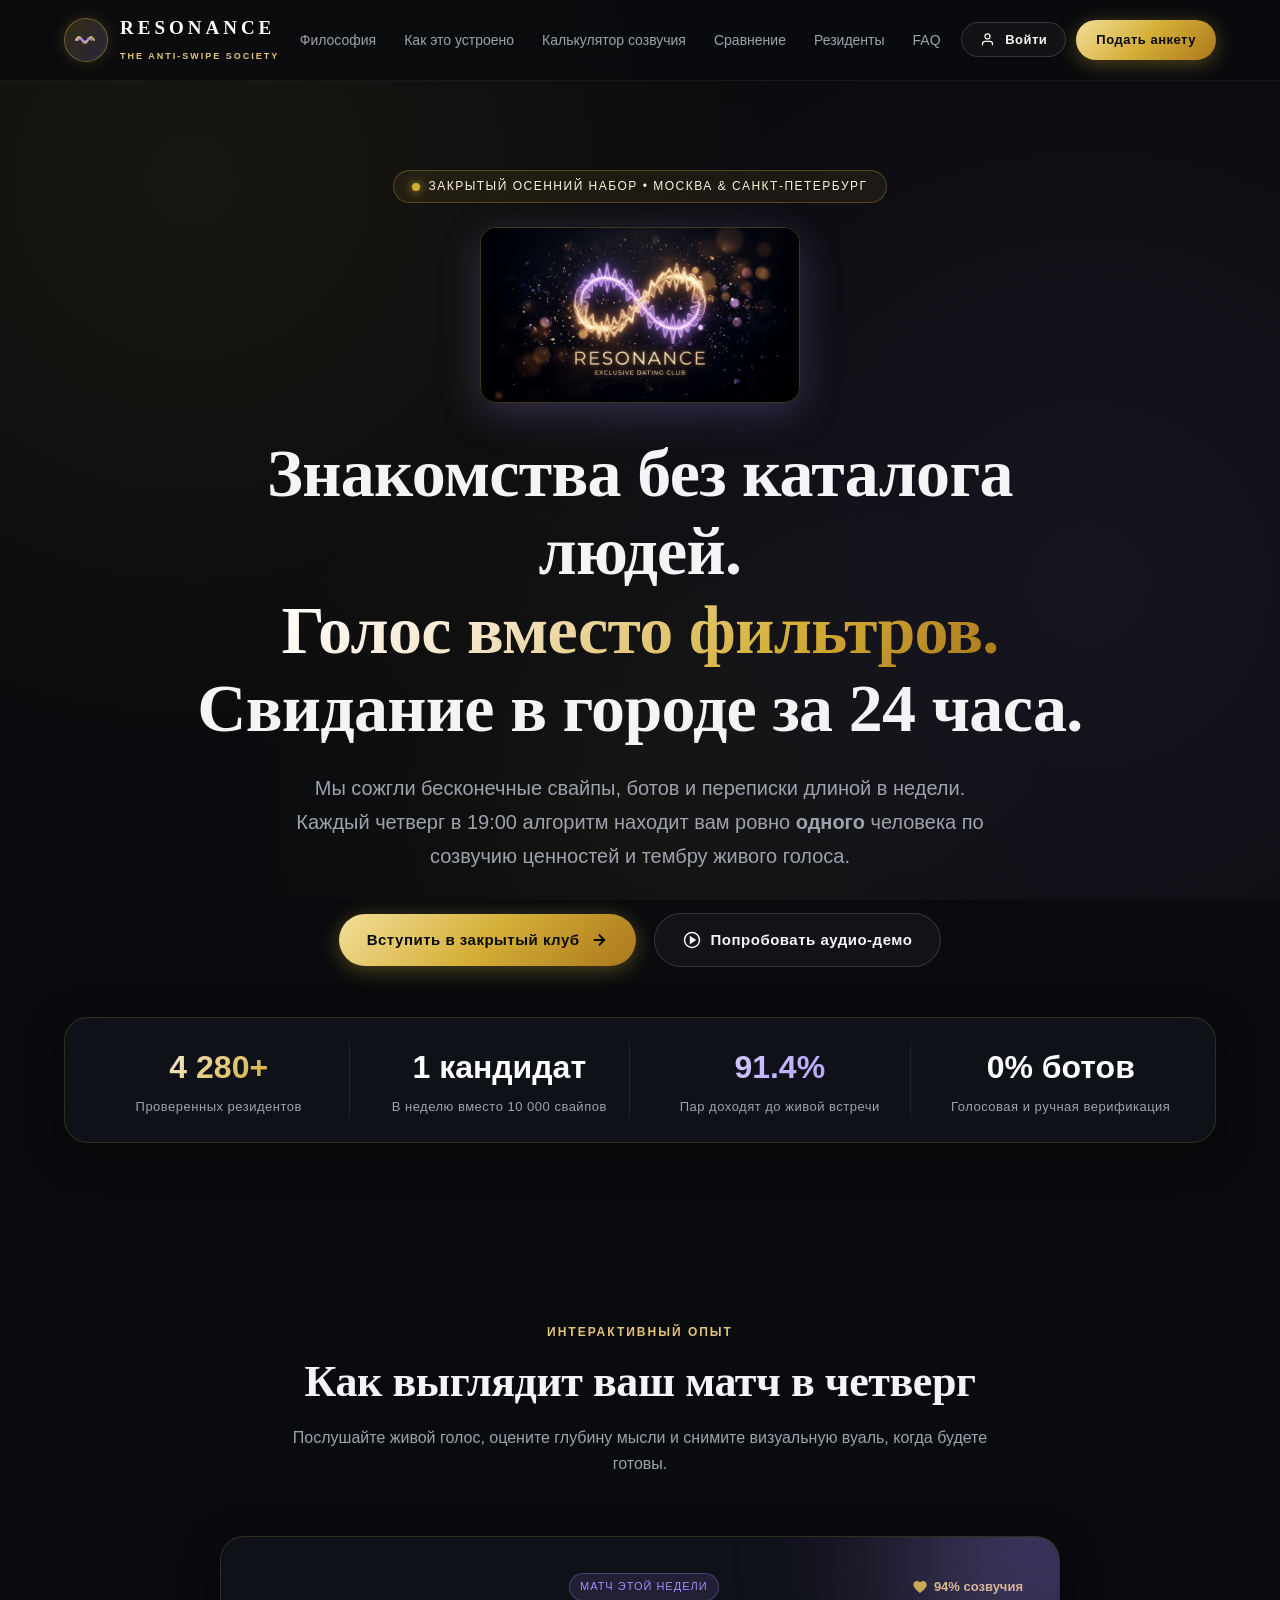
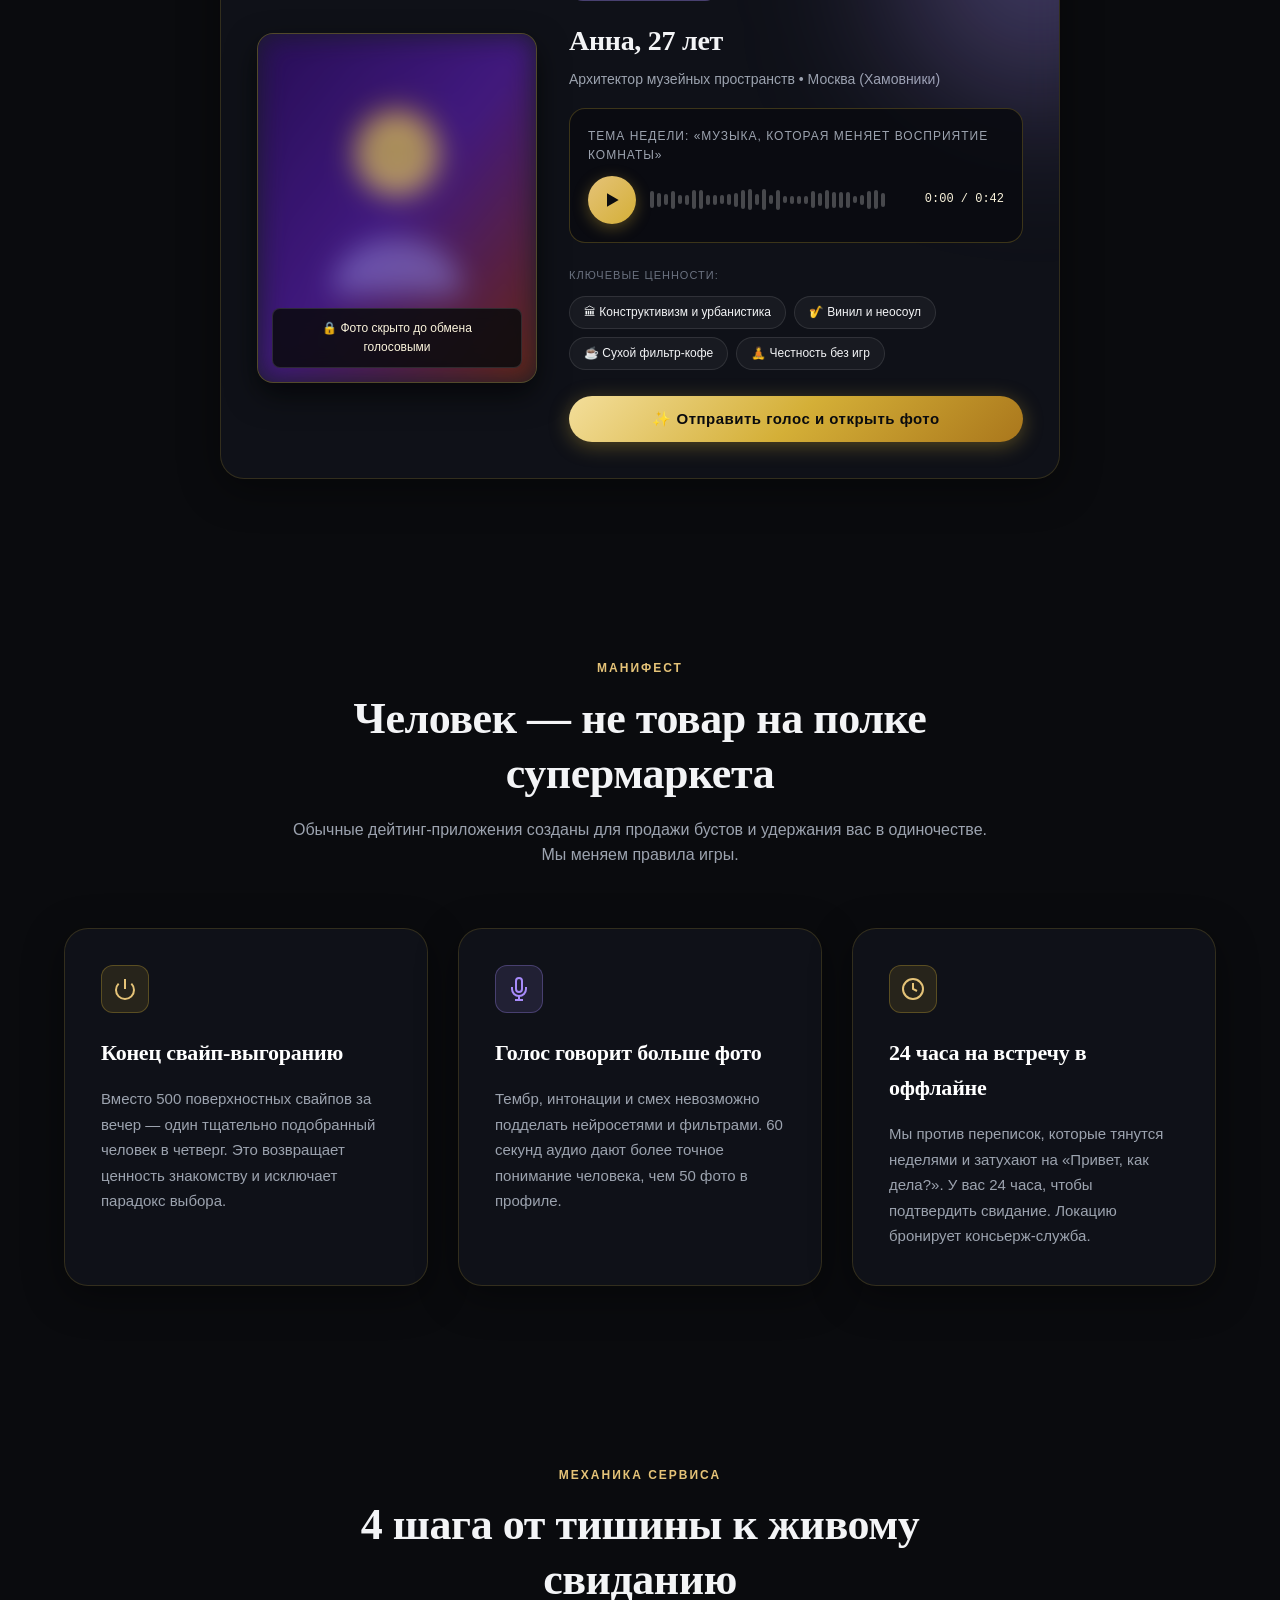
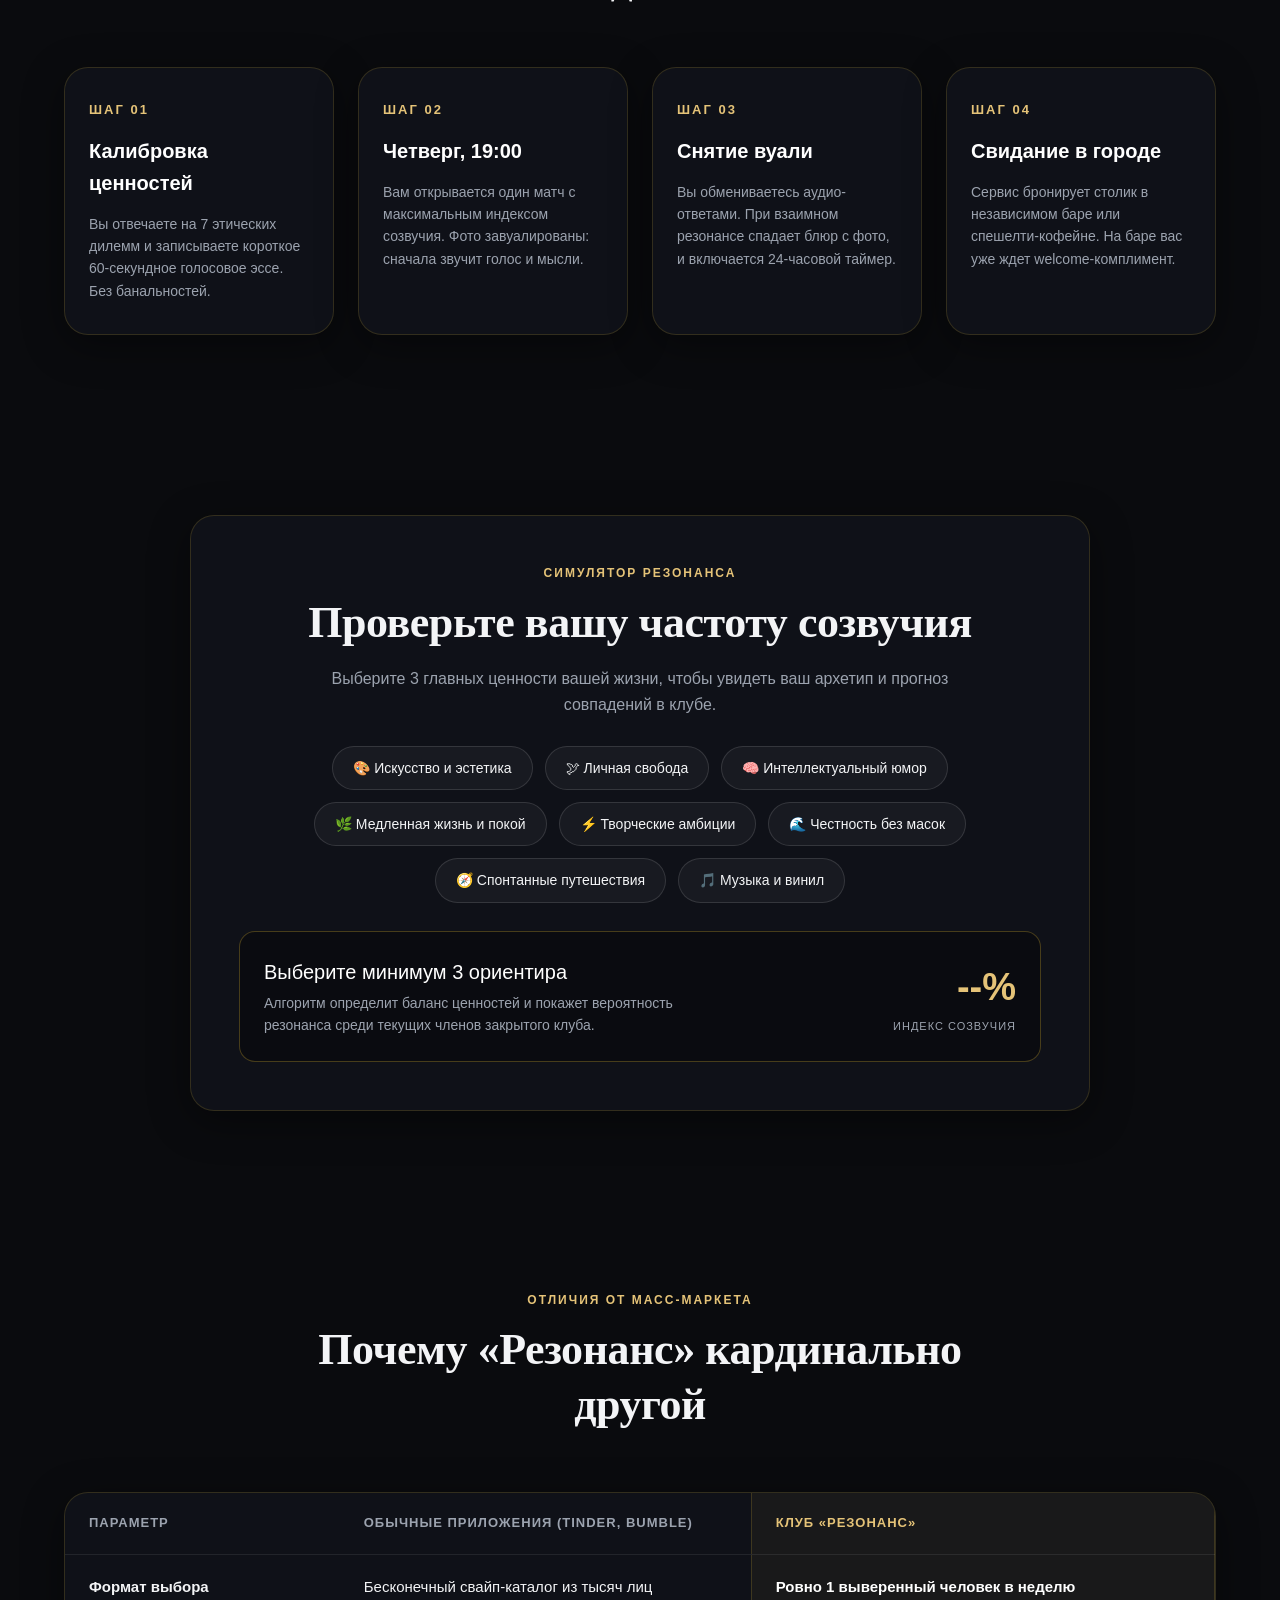
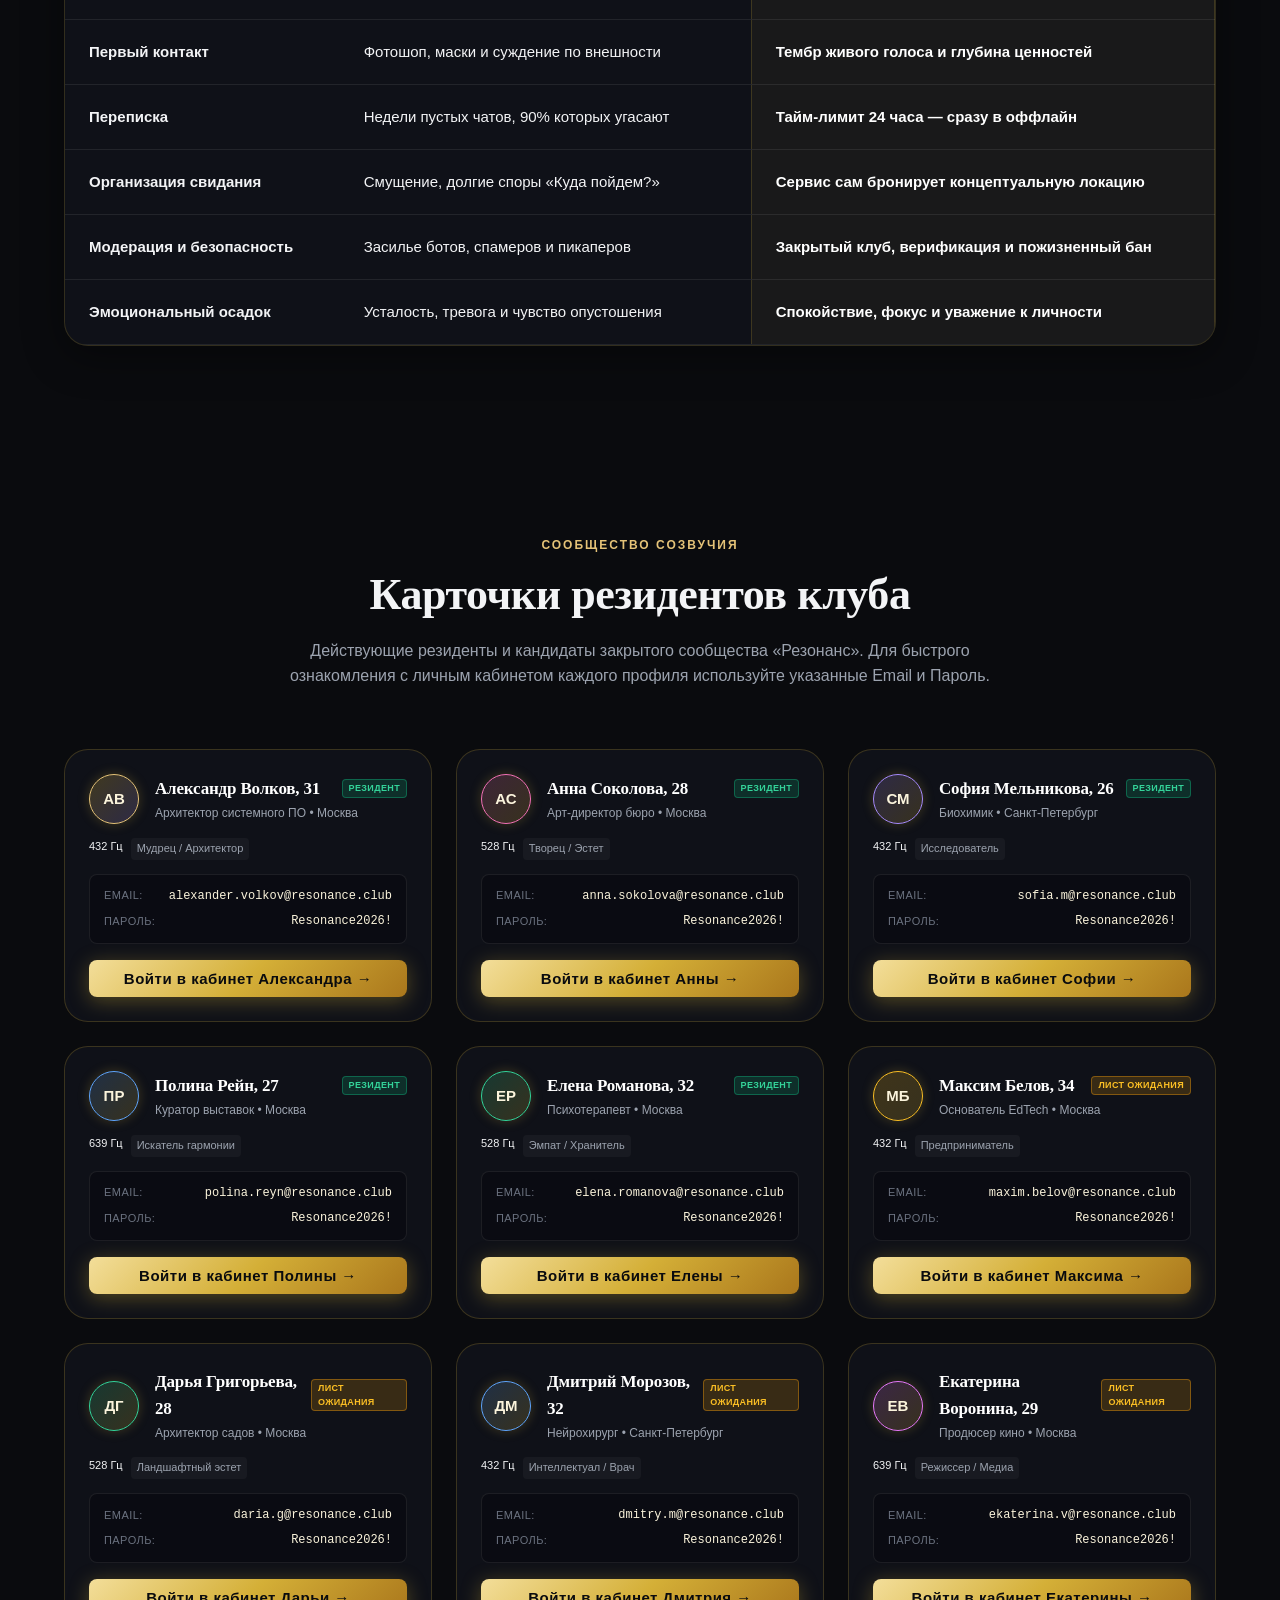
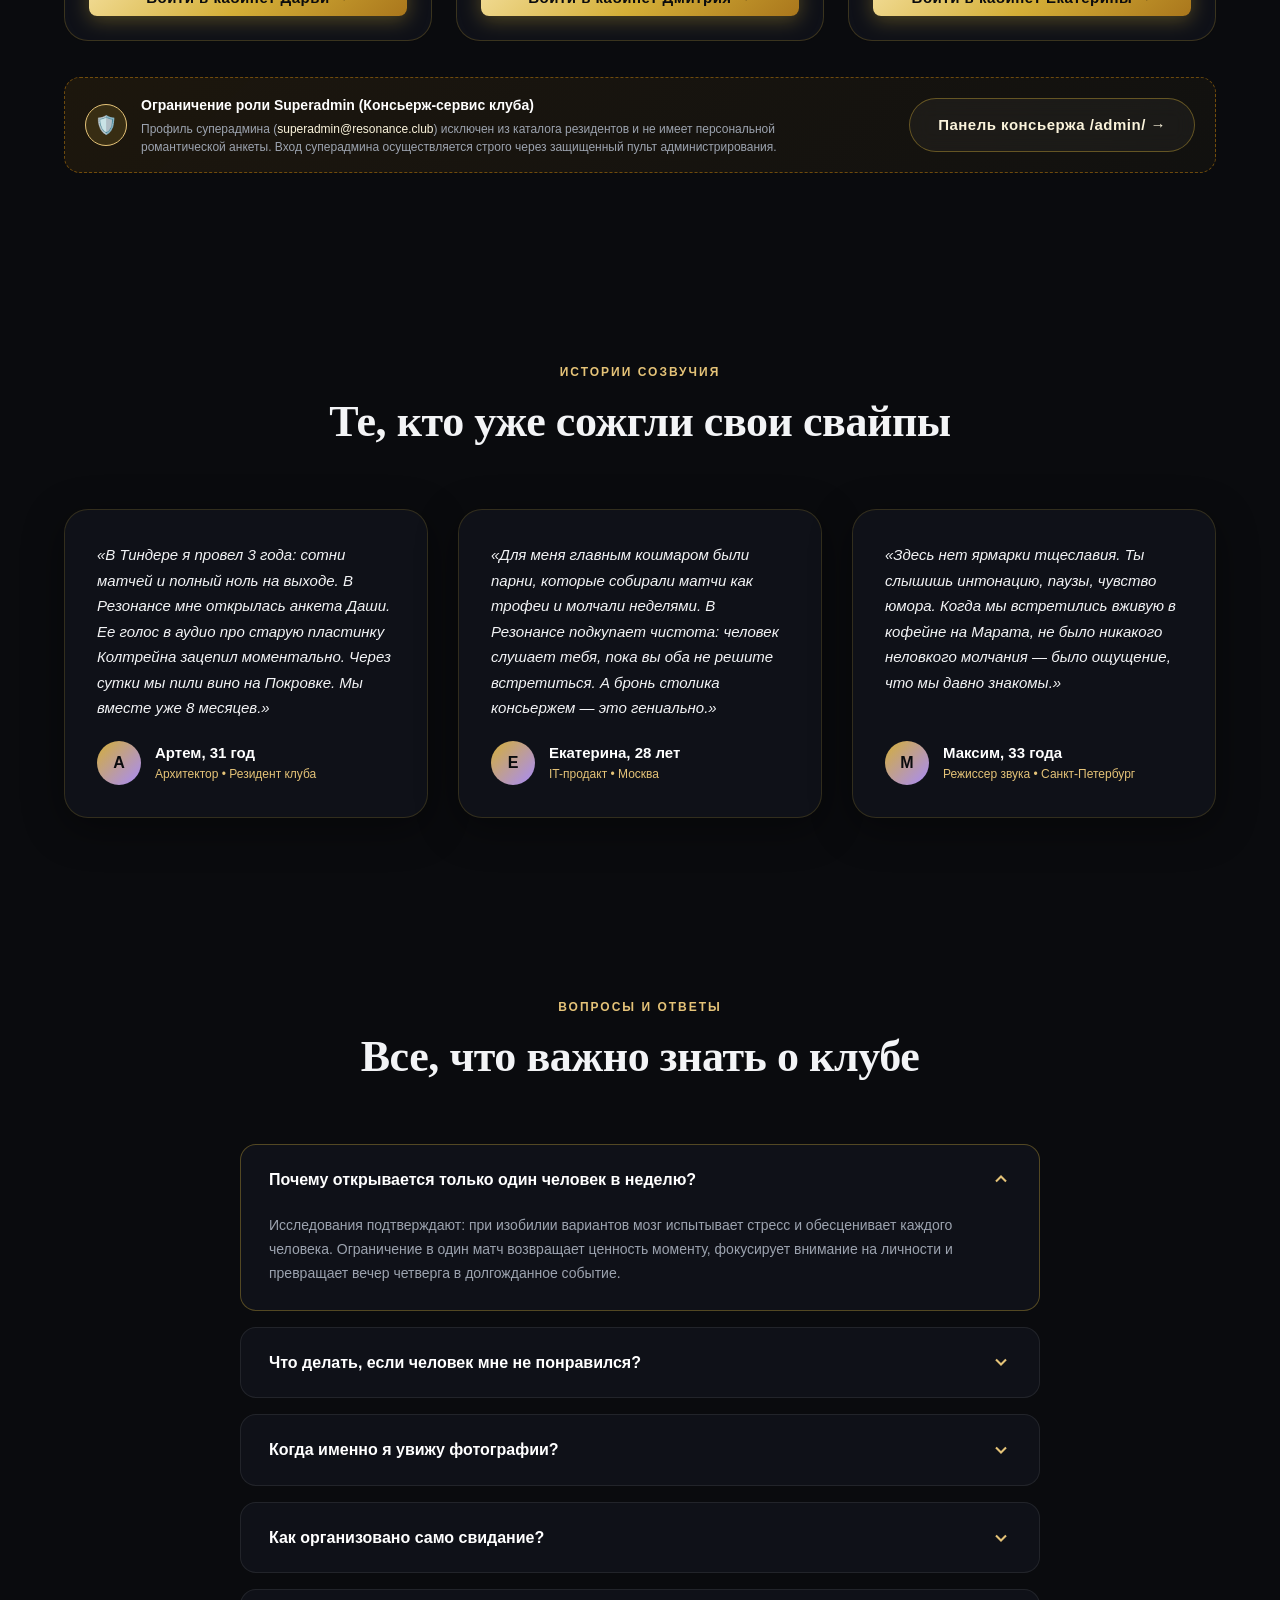
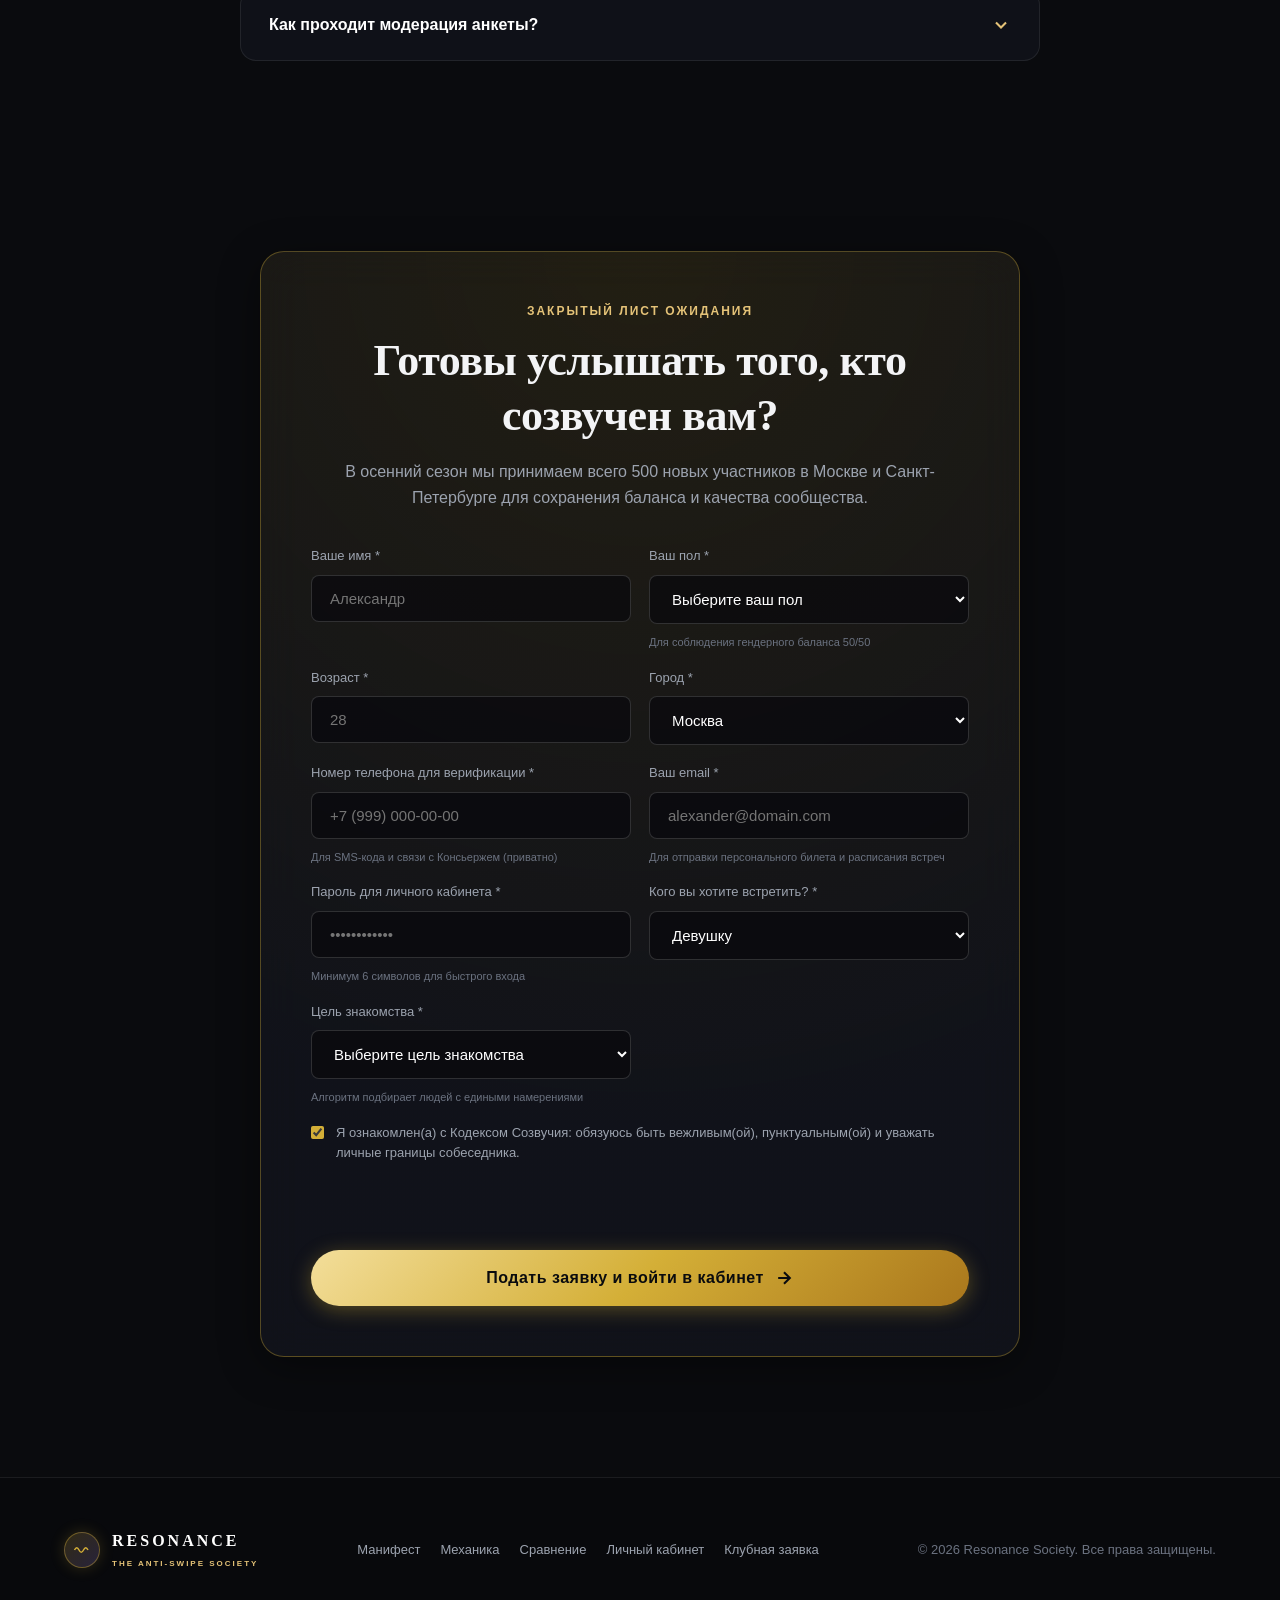
<file: index.html>
<!DOCTYPE html>
<html lang="ru">
<head>
  <meta charset="UTF-8">
  <meta name="viewport" content="width=device-width, initial-scale=1.0">
  <title>RESONANCE — Клуб осознанных знакомств | Анти-свайп</title>
  <style>
    /* ==========================================================================
       RESET & CORE TOKENS
       ========================================================================== */
    *, *::before, *::after {
      box-sizing: border-box;
      margin: 0;
      padding: 0;
    }

    :root {
      --bg-dark: #0A0B0E;
      --bg-card: rgba(18, 20, 28, 0.75);
      --bg-card-hover: rgba(26, 30, 42, 0.85);
      --border-card: rgba(212, 175, 55, 0.18);
      --border-card-hover: rgba(212, 175, 55, 0.45);
      --gold-primary: #E5C378;
      --gold-deep: #D4AF37;
      --gold-light: #FBF4DC;
      --lavender: #A78BFA;
      --lavender-glow: rgba(167, 139, 250, 0.35);
      --text-main: #F3F4F6;
      --text-muted: #9CA3AF;
      --text-subtle: #6B7280;
      --accent-coral: #F43F5E;
      --radius-sm: 8px;
      --radius-md: 16px;
      --radius-lg: 24px;
      --radius-full: 9999px;
      --transition-smooth: all 0.3s cubic-bezier(0.16, 1, 0.3, 1);
    }

    body {
      background-color: var(--bg-dark);
      color: var(--text-main);
      font-family: -apple-system, BlinkMacSystemFont, 'Segoe UI', Roboto, Helvetica, Arial, sans-serif;
      line-height: 1.6;
      overflow-x: hidden;
      background-image: 
        radial-gradient(circle at 15% 20%, rgba(212, 175, 55, 0.07) 0%, transparent 45%),
        radial-gradient(circle at 85% 65%, rgba(167, 139, 250, 0.08) 0%, transparent 50%),
        radial-gradient(circle at 50% 90%, rgba(212, 175, 55, 0.05) 0%, transparent 40%);
      background-attachment: fixed;
    }

    /* Container */
    .container {
      width: 100%;
      max-width: 1200px;
      margin: 0 auto;
      padding: 0 24px;
    }

    /* Typography */
    h1, h2, h3, .font-serif {
      font-family: 'Playfair Display', Georgia, 'Times New Roman', serif;
      letter-spacing: -0.01em;
      font-weight: 700;
    }

    .gold-gradient-text {
      background: linear-gradient(135deg, #FFFFFF 0%, #F5E5C9 30%, #D4AF37 70%, #AA771C 100%);
      -webkit-background-clip: text;
      -webkit-text-fill-color: transparent;
    }

    .lavender-gradient-text {
      background: linear-gradient(135deg, #E0E7FF 0%, #C4B5FD 50%, #A78BFA 100%);
      -webkit-background-clip: text;
      -webkit-text-fill-color: transparent;
    }

    /* Button Styles */
    .btn {
      display: inline-flex;
      align-items: center;
      justify-content: center;
      gap: 10px;
      padding: 14px 28px;
      border-radius: var(--radius-full);
      font-size: 15px;
      font-weight: 600;
      letter-spacing: 0.5px;
      text-decoration: none;
      cursor: pointer;
      transition: var(--transition-smooth);
      border: none;
      outline: none;
    }

    .btn-gold {
      background: linear-gradient(135deg, #F3DE9A 0%, #D4AF37 50%, #AA771C 100%);
      color: #0A0B0E;
      box-shadow: 0 4px 20px rgba(212, 175, 55, 0.35);
    }

    .btn-gold:hover {
      transform: translateY(-2px);
      box-shadow: 0 8px 30px rgba(212, 175, 55, 0.55);
      background: linear-gradient(135deg, #FFF1C5 0%, #E5C378 50%, #BD8926 100%);
    }

    .btn-ghost {
      background: rgba(255, 255, 255, 0.04);
      color: var(--text-main);
      border: 1px solid rgba(255, 255, 255, 0.15);
      backdrop-filter: blur(10px);
    }

    .btn-ghost:hover {
      background: rgba(255, 255, 255, 0.09);
      border-color: var(--gold-primary);
      transform: translateY(-2px);
    }

    /* Glass Card */
    .glass-card {
      background: var(--bg-card);
      border: 1px solid var(--border-card);
      border-radius: var(--radius-lg);
      backdrop-filter: blur(20px);
      -webkit-backdrop-filter: blur(20px);
      box-shadow: 0 10px 40px rgba(0, 0, 0, 0.4);
      transition: var(--transition-smooth);
    }

    .glass-card:hover {
      border-color: var(--border-card-hover);
    }

    /* ==========================================================================
       HEADER & NAVIGATION
       ========================================================================== */
    .header {
      position: fixed;
      top: 0;
      left: 0;
      right: 0;
      z-index: 100;
      background: rgba(10, 11, 14, 0.85);
      backdrop-filter: blur(16px);
      border-bottom: 1px solid rgba(255, 255, 255, 0.06);
      transition: var(--transition-smooth);
    }

    .nav-wrapper {
      display: flex;
      align-items: center;
      justify-content: space-between;
      height: 80px;
    }

    .brand-logo-area {
      display: flex;
      align-items: center;
      gap: 12px;
      text-decoration: none;
    }

    .logo-symbol {
      width: 44px;
      height: 44px;
      border-radius: 50%;
      background: linear-gradient(135deg, rgba(212, 175, 55, 0.2), rgba(167, 139, 250, 0.2));
      border: 1px solid rgba(212, 175, 55, 0.4);
      display: flex;
      align-items: center;
      justify-content: center;
      box-shadow: 0 0 15px rgba(212, 175, 55, 0.2);
    }

    .logo-text-box h2 {
      font-size: 19px;
      letter-spacing: 4px;
      margin-bottom: -2px;
      color: #FFFFFF;
    }

    .logo-text-box span {
      font-size: 9px;
      letter-spacing: 2px;
      text-transform: uppercase;
      color: var(--gold-primary);
      font-weight: 600;
    }

    .nav-links {
      display: flex;
      align-items: center;
      gap: 28px;
      list-style: none;
    }

    .nav-links a {
      color: var(--text-muted);
      text-decoration: none;
      font-size: 14px;
      font-weight: 500;
      transition: var(--transition-smooth);
    }

    .nav-links a:hover {
      color: var(--gold-primary);
    }

    /* ==========================================================================
       HERO SECTION
       ========================================================================== */
    .hero {
      padding-top: 170px;
      padding-bottom: 90px;
      position: relative;
    }

    .hero-badge-wrap {
      display: flex;
      justify-content: center;
      margin-bottom: 24px;
    }

    .hero-badge {
      display: inline-flex;
      align-items: center;
      gap: 8px;
      padding: 6px 18px;
      background: rgba(212, 175, 55, 0.08);
      border: 1px solid rgba(212, 175, 55, 0.3);
      border-radius: var(--radius-full);
      font-size: 12px;
      letter-spacing: 1.5px;
      color: var(--gold-light);
      text-transform: uppercase;
    }

    .pulse-dot {
      width: 8px;
      height: 8px;
      border-radius: 50%;
      background-color: var(--gold-deep);
      box-shadow: 0 0 10px var(--gold-deep);
      animation: pulseAnim 2s infinite;
    }

    @keyframes pulseAnim {
      0%, 100% { opacity: 1; transform: scale(1); }
      50% { opacity: 0.4; transform: scale(0.85); }
    }

    .hero-title {
      font-size: clamp(38px, 6vw, 68px);
      line-height: 1.15;
      text-align: center;
      max-width: 950px;
      margin: 0 auto 24px;
    }

    .hero-subtitle {
      font-size: clamp(16px, 2vw, 20px);
      text-align: center;
      color: var(--text-muted);
      max-width: 720px;
      margin: 0 auto 40px;
      font-weight: 300;
      line-height: 1.7;
    }

    .hero-actions {
      display: flex;
      align-items: center;
      justify-content: center;
      gap: 18px;
      flex-wrap: wrap;
      margin-bottom: 50px;
    }

    /* Metrics Strip */
    .metrics-bar {
      display: grid;
      grid-template-columns: repeat(auto-fit, minmax(200px, 1fr));
      gap: 20px;
      margin-top: 40px;
      padding: 24px;
    }

    .metric-item {
      text-align: center;
      border-right: 1px solid rgba(255, 255, 255, 0.08);
    }
    .metric-item:last-child {
      border-right: none;
    }
    .metric-val {
      font-size: 32px;
      font-weight: 700;
      color: #FFFFFF;
      margin-bottom: 4px;
    }
    .metric-label {
      font-size: 13px;
      color: var(--text-muted);
      letter-spacing: 0.5px;
    }

    /* ==========================================================================
       INTERACTIVE AUDIO CARD SIMULATOR (SHOWCASE)
       ========================================================================== */
    .interactive-section {
      padding: 90px 0;
    }

    .section-header {
      text-align: center;
      max-width: 700px;
      margin: 0 auto 60px;
    }

    .section-tag {
      font-size: 12px;
      letter-spacing: 2px;
      text-transform: uppercase;
      color: var(--gold-primary);
      margin-bottom: 12px;
      display: block;
      font-weight: 600;
    }

    .section-title {
      font-size: clamp(30px, 4vw, 44px);
      line-height: 1.25;
      margin-bottom: 16px;
    }

    .section-desc {
      color: var(--text-muted);
      font-size: 16px;
    }

    /* The Match Card */
    .match-demo-container {
      max-width: 840px;
      margin: 0 auto;
      padding: 36px;
      position: relative;
      overflow: hidden;
    }

    .match-demo-container::before {
      content: '';
      position: absolute;
      top: -120px;
      right: -120px;
      width: 280px;
      height: 280px;
      background: var(--lavender-glow);
      filter: blur(80px);
      border-radius: 50%;
      pointer-events: none;
    }

    .match-card-grid {
      display: grid;
      grid-template-columns: 280px 1fr;
      gap: 32px;
      align-items: center;
    }

    @media (max-width: 768px) {
      .match-card-grid {
        grid-template-columns: 1fr;
      }
    }

    .avatar-wrapper {
      position: relative;
      border-radius: var(--radius-md);
      overflow: hidden;
      aspect-ratio: 4/5;
      background: #1A1D27;
      border: 1px solid rgba(212, 175, 55, 0.3);
      box-shadow: 0 12px 30px rgba(0, 0, 0, 0.6);
    }

    .avatar-img {
      width: 100%;
      height: 100%;
      object-fit: cover;
      transition: filter 0.6s cubic-bezier(0.16, 1, 0.3, 1), transform 0.6s ease;
      filter: blur(14px) brightness(0.85);
    }

    .avatar-img.unblurred {
      filter: blur(0px) brightness(1);
    }

    .blur-overlay-badge {
      position: absolute;
      bottom: 14px;
      left: 14px;
      right: 14px;
      background: rgba(10, 11, 14, 0.85);
      backdrop-filter: blur(10px);
      border: 1px solid rgba(255, 255, 255, 0.12);
      padding: 10px 14px;
      border-radius: var(--radius-sm);
      font-size: 12px;
      text-align: center;
      color: var(--gold-light);
    }

    .match-info-content {
      display: flex;
      flex-direction: column;
      gap: 18px;
    }

    .match-badge-row {
      display: flex;
      align-items: center;
      justify-content: space-between;
    }

    .match-tag {
      font-size: 11px;
      text-transform: uppercase;
      letter-spacing: 1px;
      color: var(--lavender);
      background: rgba(167, 139, 250, 0.12);
      padding: 4px 10px;
      border-radius: var(--radius-full);
      border: 1px solid rgba(167, 139, 250, 0.3);
    }

    .match-affinity {
      display: flex;
      align-items: center;
      gap: 6px;
      font-size: 13px;
      font-weight: 700;
      color: var(--gold-primary);
    }

    .match-name {
      font-size: 28px;
      margin-bottom: 4px;
    }

    .match-sub {
      color: var(--text-muted);
      font-size: 14px;
    }

    /* Audio Player Box */
    .audio-player-box {
      background: rgba(10, 12, 17, 0.9);
      border: 1px solid rgba(212, 175, 55, 0.25);
      border-radius: var(--radius-md);
      padding: 18px;
      position: relative;
    }

    .audio-topic-title {
      font-size: 12px;
      text-transform: uppercase;
      color: var(--text-muted);
      letter-spacing: 1px;
      margin-bottom: 10px;
    }

    .audio-player-ui {
      display: flex;
      align-items: center;
      gap: 14px;
    }

    .audio-play-btn {
      width: 48px;
      height: 48px;
      border-radius: 50%;
      background: linear-gradient(135deg, #E5C378, #D4AF37);
      border: none;
      display: flex;
      align-items: center;
      justify-content: center;
      cursor: pointer;
      color: #0B0C10;
      flex-shrink: 0;
      transition: var(--transition-smooth);
      box-shadow: 0 4px 15px rgba(212, 175, 55, 0.35);
    }

    .audio-play-btn:hover {
      transform: scale(1.08);
      box-shadow: 0 6px 20px rgba(212, 175, 55, 0.55);
    }

    .waveform-visualizer {
      display: flex;
      align-items: center;
      gap: 3px;
      height: 38px;
      flex-grow: 1;
    }

    .wave-bar {
      width: 4px;
      height: 12px;
      border-radius: 2px;
      background: rgba(255, 255, 255, 0.25);
      transition: height 0.15s ease, background-color 0.2s ease;
    }

    .wave-bar.active {
      background: linear-gradient(to top, #D4AF37, #A78BFA);
      animation: wavePulse 0.9s infinite ease-in-out alternate;
    }

    @keyframes wavePulse {
      0% { height: 8px; }
      100% { height: 34px; }
    }

    .audio-timer {
      font-size: 12px;
      font-family: monospace;
      color: var(--gold-light);
      min-width: 42px;
    }

    .value-chips {
      display: flex;
      flex-wrap: wrap;
      gap: 8px;
      margin-top: 10px;
    }

    .value-chip {
      font-size: 12px;
      padding: 6px 14px;
      background: rgba(255, 255, 255, 0.04);
      border: 1px solid rgba(255, 255, 255, 0.1);
      border-radius: var(--radius-full);
      color: var(--text-main);
    }

    .card-actions-row {
      display: flex;
      align-items: center;
      gap: 12px;
      margin-top: 8px;
    }

    /* ==========================================================================
       MANIFESTO SECTION
       ========================================================================== */
    .manifesto-section {
      padding: 90px 0;
      position: relative;
    }

    .manifesto-grid {
      display: grid;
      grid-template-columns: repeat(auto-fit, minmax(320px, 1fr));
      gap: 30px;
    }

    .manifesto-card {
      padding: 36px;
      display: flex;
      flex-direction: column;
      gap: 16px;
      position: relative;
    }

    .manifesto-icon {
      width: 48px;
      height: 48px;
      border-radius: 12px;
      display: flex;
      align-items: center;
      justify-content: center;
      margin-bottom: 6px;
    }

    .icon-gold {
      background: rgba(212, 175, 55, 0.12);
      border: 1px solid rgba(212, 175, 55, 0.3);
      color: var(--gold-primary);
    }

    .icon-lavender {
      background: rgba(167, 139, 250, 0.12);
      border: 1px solid rgba(167, 139, 250, 0.3);
      color: var(--lavender);
    }

    .manifesto-card h3 {
      font-size: 22px;
      color: #FFFFFF;
    }

    .manifesto-card p {
      color: var(--text-muted);
      font-size: 15px;
      line-height: 1.7;
    }

    /* ==========================================================================
       4 STEPS TO REAL CONNECTION
       ========================================================================== */
    .steps-section {
      padding: 90px 0;
    }

    .steps-timeline {
      display: grid;
      grid-template-columns: repeat(4, 1fr);
      gap: 24px;
      position: relative;
    }

    @media (max-width: 992px) {
      .steps-timeline {
        grid-template-columns: repeat(2, 1fr);
      }
    }
    @media (max-width: 580px) {
      .steps-timeline {
        grid-template-columns: 1fr;
      }
    }

    .step-card {
      padding: 32px 24px;
      display: flex;
      flex-direction: column;
      gap: 14px;
      position: relative;
    }

    .step-number {
      font-size: 13px;
      font-weight: 700;
      letter-spacing: 2px;
      color: var(--gold-primary);
      text-transform: uppercase;
    }

    .step-card h4 {
      font-size: 20px;
      font-weight: 600;
      color: #FFFFFF;
    }

    .step-card p {
      font-size: 14px;
      color: var(--text-muted);
      line-height: 1.6;
    }

    /* ==========================================================================
       INTERACTIVE VALUE CALCULATOR (RESONANCE FINDER)
       ========================================================================== */
    .calculator-section {
      padding: 90px 0;
    }

    .calculator-box {
      max-width: 900px;
      margin: 0 auto;
      padding: 48px;
    }

    .tags-selector-group {
      display: flex;
      flex-wrap: wrap;
      gap: 12px;
      margin: 28px 0;
      justify-content: center;
    }

    .calc-tag {
      padding: 10px 20px;
      background: rgba(255, 255, 255, 0.04);
      border: 1px solid rgba(255, 255, 255, 0.12);
      border-radius: var(--radius-full);
      color: var(--text-main);
      cursor: pointer;
      font-size: 14px;
      font-weight: 500;
      transition: var(--transition-smooth);
      user-select: none;
    }

    .calc-tag:hover {
      border-color: var(--gold-primary);
      background: rgba(212, 175, 55, 0.08);
    }

    .calc-tag.selected {
      background: linear-gradient(135deg, rgba(212, 175, 55, 0.25), rgba(167, 139, 250, 0.25));
      border-color: var(--gold-primary);
      color: #FFFFFF;
      box-shadow: 0 0 15px rgba(212, 175, 55, 0.25);
    }

    .calc-result-area {
      background: rgba(10, 11, 14, 0.7);
      border: 1px solid rgba(212, 175, 55, 0.3);
      border-radius: var(--radius-md);
      padding: 24px;
      margin-top: 24px;
      display: flex;
      align-items: center;
      justify-content: space-between;
      flex-wrap: wrap;
      gap: 20px;
    }

    .calc-archetype-title {
      font-size: 20px;
      color: #FFFFFF;
      margin-bottom: 4px;
    }

    .calc-archetype-desc {
      font-size: 14px;
      color: var(--text-muted);
      max-width: 480px;
    }

    .calc-score-badge {
      text-align: right;
    }

    .calc-score-num {
      font-size: 38px;
      font-weight: 800;
      color: var(--gold-primary);
    }

    .calc-score-lbl {
      font-size: 11px;
      letter-spacing: 1px;
      text-transform: uppercase;
      color: var(--text-muted);
    }

    /* ==========================================================================
       COMPARISON TABLE
       ========================================================================== */
    .comparison-section {
      padding: 90px 0;
    }

    .comparison-table-wrapper {
      overflow-x: auto;
      margin-top: 40px;
    }

    .comp-table {
      width: 100%;
      border-collapse: collapse;
      text-align: left;
    }

    .comp-table th, .comp-table td {
      padding: 20px 24px;
      border-bottom: 1px solid rgba(255, 255, 255, 0.08);
      font-size: 15px;
    }

    .comp-table th {
      font-weight: 600;
      color: var(--text-muted);
      letter-spacing: 1px;
      font-size: 13px;
      text-transform: uppercase;
    }

    .comp-table th.highlight-col, .comp-table td.highlight-col {
      background: rgba(212, 175, 55, 0.05);
      border-left: 1px solid rgba(212, 175, 55, 0.2);
      border-right: 1px solid rgba(212, 175, 55, 0.2);
      color: #FFFFFF;
      font-weight: 500;
    }

    .comp-table th.highlight-col {
      color: var(--gold-primary);
      font-weight: 700;
    }

    /* ==========================================================================
       TESTIMONIALS
       ========================================================================== */
    .reviews-section {
      padding: 90px 0;
    }

    .reviews-grid {
      display: grid;
      grid-template-columns: repeat(auto-fit, minmax(320px, 1fr));
      gap: 30px;
    }

    .review-card {
      padding: 32px;
      display: flex;
      flex-direction: column;
      justify-content: space-between;
      gap: 20px;
    }

    .quote-text {
      font-size: 15px;
      line-height: 1.7;
      color: var(--text-main);
      font-style: italic;
    }

    .author-info {
      display: flex;
      align-items: center;
      gap: 14px;
    }

    .author-avatar-ph {
      width: 44px;
      height: 44px;
      border-radius: 50%;
      background: linear-gradient(135deg, #D4AF37, #A78BFA);
      display: flex;
      align-items: center;
      justify-content: center;
      font-weight: 700;
      color: #0A0B0E;
    }

    .author-name {
      font-weight: 600;
      color: #FFFFFF;
      font-size: 15px;
    }

    .author-status {
      font-size: 12px;
      color: var(--gold-primary);
    }

    /* ==========================================================================
       FAQ ACCORDION
       ========================================================================== */
    .faq-section {
      padding: 90px 0;
    }

    .faq-container {
      max-width: 800px;
      margin: 0 auto;
      display: flex;
      flex-direction: column;
      gap: 16px;
    }

    .faq-item {
      border: 1px solid rgba(255, 255, 255, 0.08);
      border-radius: var(--radius-md);
      background: var(--bg-card);
      overflow: hidden;
      transition: var(--transition-smooth);
    }

    .faq-item.active {
      border-color: rgba(212, 175, 55, 0.35);
    }

    .faq-question {
      padding: 22px 28px;
      display: flex;
      align-items: center;
      justify-content: space-between;
      cursor: pointer;
      font-size: 16px;
      font-weight: 600;
      color: #FFFFFF;
      user-select: none;
    }

    .faq-icon-arrow {
      width: 20px;
      height: 20px;
      transition: transform 0.3s ease;
      color: var(--gold-primary);
    }

    .faq-item.active .faq-icon-arrow {
      transform: rotate(180deg);
    }

    .faq-answer {
      max-height: 0;
      overflow: hidden;
      padding: 0 28px;
      color: var(--text-muted);
      font-size: 14px;
      line-height: 1.7;
      transition: max-height 0.4s ease, padding 0.4s ease;
    }

    .faq-item.active .faq-answer {
      max-height: 300px;
      padding: 0 28px 24px;
    }

    /* ==========================================================================
       WAITLIST SIGNUP SECTION (CTA)
       ========================================================================== */
    .signup-section {
      padding: 100px 0 120px;
      position: relative;
    }

    .signup-box {
      max-width: 760px;
      margin: 0 auto;
      padding: 50px;
      text-align: center;
      border: 1px solid rgba(212, 175, 55, 0.35);
      position: relative;
      background: radial-gradient(circle at 50% 0%, rgba(212, 175, 55, 0.12) 0%, rgba(18, 20, 28, 0.85) 75%);
    }

    .signup-form {
      display: grid;
      grid-template-columns: 1fr 1fr;
      gap: 18px;
      margin-top: 36px;
      text-align: left;
    }

    @media (max-width: 650px) {
      .signup-form {
        grid-template-columns: 1fr;
      }
    }

    .form-group {
      display: flex;
      flex-direction: column;
      gap: 8px;
    }

    .form-group.full-width {
      grid-column: 1 / -1;
    }

    .form-group label {
      font-size: 13px;
      color: var(--text-muted);
      font-weight: 500;
    }

    .form-control {
      background: rgba(10, 11, 14, 0.8);
      border: 1px solid rgba(255, 255, 255, 0.15);
      border-radius: var(--radius-sm);
      padding: 14px 18px;
      color: #FFFFFF;
      font-size: 15px;
      outline: none;
      transition: var(--transition-smooth);
    }

    select.form-control option {
      background: #12131A;
      color: #FFFFFF;
    }

    .form-control:focus {
      border-color: var(--gold-primary);
      box-shadow: 0 0 15px rgba(212, 175, 55, 0.25);
    }

    .checkbox-wrap {
      display: flex;
      align-items: flex-start;
      gap: 12px;
      font-size: 13px;
      color: var(--text-muted);
      cursor: pointer;
    }

    .checkbox-wrap input {
      margin-top: 3px;
      accent-color: var(--gold-deep);
      cursor: pointer;
    }

    /* Modal Success State */
    .success-overlay {
      display: none;
      position: absolute;
      inset: 0;
      background: rgba(10, 11, 14, 0.96);
      backdrop-filter: blur(12px);
      border-radius: var(--radius-lg);
      flex-direction: column;
      align-items: center;
      justify-content: center;
      padding: 40px;
      text-align: center;
      z-index: 10;
    }

    .success-overlay.active {
      display: flex;
      animation: fadeIn 0.4s ease;
    }

    @keyframes fadeIn {
      from { opacity: 0; transform: scale(0.96); }
      to { opacity: 1; transform: scale(1); }
    }

    .vip-ticket {
      border: 1px dashed var(--gold-primary);
      background: rgba(212, 175, 55, 0.05);
      padding: 20px 30px;
      border-radius: var(--radius-md);
      margin: 20px 0;
      font-family: monospace;
      font-size: 18px;
      color: var(--gold-light);
      letter-spacing: 2px;
    }

    /* ==========================================================================
       FOOTER
       ========================================================================== */
    .footer {
      border-top: 1px solid rgba(255, 255, 255, 0.08);
      padding: 50px 0 30px;
      background: rgba(8, 9, 12, 0.95);
      font-size: 13px;
      color: var(--text-subtle);
    }

    .footer-content {
      display: flex;
      align-items: center;
      justify-content: space-between;
      flex-wrap: wrap;
      gap: 20px;
      margin-bottom: 30px;
    }

    .footer-links {
      display: flex;
      gap: 20px;
      list-style: none;
    }

    .footer-links a {
      color: var(--text-muted);
      text-decoration: none;
    }

    .footer-links a:hover {
      color: var(--gold-primary);
    }
  
    /* Form Validation Styles */
    .form-control.is-valid {
      border-color: #10B981 !important;
      background: rgba(16, 185, 129, 0.06) !important;
    }
    .form-control.is-invalid {
      border-color: #EF4444 !important;
      background: rgba(239, 68, 68, 0.08) !important;
      box-shadow: 0 0 10px rgba(239, 68, 68, 0.25) !important;
    }
    .field-error-msg {
      font-size: 11px;
      color: #F87171;
      margin-top: 3px;
      display: none;
      line-height: 1.3;
    }
    .field-error-msg.visible {
      display: block;
    }
    .field-helper-txt {
      font-size: 11px;
      color: var(--text-subtle);
      margin-top: 3px;
      line-height: 1.3;
    }

    /* ==========================================================================
       LOGIN MODAL & RESIDENT CARDS (ROLE: RESIDENTS & CANDIDATES)
       ========================================================================== */
    .login-overlay {
      position: fixed;
      top: 0;
      left: 0;
      width: 100vw;
      height: 100vh;
      background: rgba(5, 5, 8, 0.88);
      backdrop-filter: blur(20px);
      -webkit-backdrop-filter: blur(20px);
      z-index: 10000;
      display: flex;
      align-items: center;
      justify-content: center;
      padding: 20px;
      opacity: 0;
      visibility: hidden;
      transition: all 0.3s cubic-bezier(0.16, 1, 0.3, 1);
    }

    .login-overlay.active {
      opacity: 1;
      visibility: visible;
    }

    .login-modal-dialog {
      background: linear-gradient(145deg, rgba(20, 22, 32, 0.96) 0%, rgba(10, 11, 16, 0.98) 100%);
      border: 1px solid rgba(212, 175, 55, 0.35);
      border-radius: 24px;
      width: 100%;
      max-width: 680px;
      max-height: 92vh;
      overflow-y: auto;
      padding: 36px 32px;
      box-shadow: 0 25px 70px rgba(0, 0, 0, 0.85), 0 0 35px rgba(212, 175, 55, 0.15);
      position: relative;
      transform: scale(0.94) translateY(20px);
      transition: all 0.3s cubic-bezier(0.16, 1, 0.3, 1);
    }

    .login-overlay.active .login-modal-dialog {
      transform: scale(1) translateY(0);
    }

    .login-close-btn {
      position: absolute;
      top: 20px;
      right: 20px;
      width: 36px;
      height: 36px;
      border-radius: 50%;
      background: rgba(255, 255, 255, 0.06);
      border: 1px solid rgba(255, 255, 255, 0.12);
      color: var(--text-muted);
      font-size: 24px;
      display: flex;
      align-items: center;
      justify-content: center;
      cursor: pointer;
      transition: var(--transition-smooth);
      line-height: 1;
    }

    .login-close-btn:hover {
      background: rgba(239, 68, 68, 0.2);
      border-color: rgba(239, 68, 68, 0.5);
      color: #FFFFFF;
      transform: rotate(90deg);
    }

    .login-emblem {
      width: 52px;
      height: 52px;
      border-radius: 50%;
      background: linear-gradient(135deg, rgba(212, 175, 55, 0.2) 0%, rgba(167, 139, 250, 0.15) 100%);
      border: 1px solid rgba(212, 175, 55, 0.4);
      display: flex;
      align-items: center;
      justify-content: center;
      margin: 0 auto 16px;
      box-shadow: 0 0 20px rgba(212, 175, 55, 0.25);
    }

    .login-title {
      font-family: 'Playfair Display', Georgia, serif;
      font-size: 24px;
      font-weight: 700;
      letter-spacing: 0.05em;
      color: #FFFFFF;
      margin-bottom: 6px;
      text-align: center;
    }

    .login-subtitle {
      color: var(--text-muted);
      font-size: 13px;
      text-align: center;
      margin-bottom: 12px;
    }

    .role-badge-pill {
      display: inline-flex;
      align-items: center;
      gap: 6px;
      padding: 4px 14px;
      border-radius: 20px;
      background: rgba(167, 139, 250, 0.12);
      border: 1px solid rgba(167, 139, 250, 0.3);
      color: #DDD6FE;
      font-size: 11px;
      font-weight: 600;
      letter-spacing: 0.06em;
      text-transform: uppercase;
      margin: 0 auto 20px;
    }

    .login-alert {
      padding: 12px 16px;
      border-radius: 12px;
      font-size: 13px;
      margin-bottom: 20px;
      display: flex;
      align-items: center;
      gap: 12px;
      line-height: 1.4;
    }

    .login-alert.error {
      background: rgba(239, 68, 68, 0.12);
      border: 1px solid rgba(239, 68, 68, 0.4);
      color: #FCA5A5;
    }

    .login-alert.warning {
      background: rgba(245, 158, 11, 0.14);
      border: 1px solid rgba(245, 158, 11, 0.5);
      color: #FDE68A;
    }

    .login-input-group {
      margin-bottom: 18px;
    }

    .login-label {
      display: block;
      font-size: 13px;
      font-weight: 600;
      color: var(--gold-primary);
      margin-bottom: 6px;
    }

    .login-input-wrap {
      position: relative;
      display: flex;
      align-items: center;
    }

    .login-input-wrap .input-icon {
      position: absolute;
      left: 14px;
      color: var(--text-subtle);
      display: flex;
      align-items: center;
      pointer-events: none;
    }

    .login-input {
      width: 100%;
      height: 48px;
      padding: 0 44px 0 44px;
      background: rgba(14, 16, 24, 0.85);
      border: 1px solid rgba(212, 175, 55, 0.25);
      border-radius: 12px;
      color: #FFFFFF;
      font-size: 14px;
      font-family: inherit;
      outline: none;
      transition: var(--transition-smooth);
    }

    .login-input:focus {
      border-color: var(--gold-deep);
      background: rgba(18, 20, 30, 0.95);
      box-shadow: 0 0 16px rgba(212, 175, 55, 0.25);
    }

    .pwd-eye-btn {
      position: absolute;
      right: 12px;
      background: transparent;
      border: none;
      color: var(--text-muted);
      cursor: pointer;
      padding: 4px;
      display: flex;
      align-items: center;
      transition: color 0.2s;
    }

    .pwd-eye-btn:hover {
      color: var(--gold-primary);
    }

    .quick-residents-section {
      margin-top: 24px;
      padding-top: 20px;
      border-top: 1px solid rgba(255, 255, 255, 0.08);
    }

    .quick-title {
      font-size: 12px;
      font-weight: 700;
      color: var(--gold-primary);
      text-transform: uppercase;
      letter-spacing: 0.08em;
    }

    .quick-badge-count {
      font-size: 11px;
      color: var(--text-subtle);
    }

    .quick-residents-grid {
      display: grid;
      grid-template-columns: repeat(auto-fit, minmax(180px, 1fr));
      gap: 10px;
      margin-top: 12px;
      max-height: 240px;
      overflow-y: auto;
      padding-right: 4px;
    }

    .resident-card-btn {
      background: rgba(255, 255, 255, 0.03);
      border: 1px solid rgba(212, 175, 55, 0.2);
      border-radius: 10px;
      padding: 10px 12px;
      cursor: pointer;
      text-align: left;
      transition: all 0.2s ease;
      display: flex;
      flex-direction: column;
      gap: 3px;
    }

    .resident-card-btn:hover, .resident-card-btn.selected {
      background: rgba(212, 175, 55, 0.12);
      border-color: var(--gold-deep);
      transform: translateY(-1px);
      box-shadow: 0 4px 12px rgba(212, 175, 55, 0.15);
    }

    .resident-card-top {
      display: flex;
      align-items: center;
      justify-content: space-between;
      gap: 6px;
    }

    .resident-card-name {
      font-size: 12px;
      font-weight: 700;
      color: #FFFFFF;
      white-space: nowrap;
      overflow: hidden;
      text-overflow: ellipsis;
    }

    .resident-card-role {
      font-size: 9px;
      padding: 1px 6px;
      border-radius: 4px;
      font-weight: 600;
      text-transform: uppercase;
      letter-spacing: 0.04em;
    }

    .role-res {
      background: rgba(16, 185, 129, 0.18);
      color: #34D399;
      border: 1px solid rgba(16, 185, 129, 0.4);
    }

    .role-wait {
      background: rgba(245, 158, 11, 0.18);
      color: #FBBF24;
      border: 1px solid rgba(245, 158, 11, 0.4);
    }

    .resident-card-email {
      font-size: 11px;
      color: var(--text-muted);
      white-space: nowrap;
      overflow: hidden;
      text-overflow: ellipsis;
    }

    .resident-card-pwd {
      font-size: 10px;
      color: var(--gold-primary);
      font-family: monospace;
    }

    /* ==========================================================================
       RESIDENTS CARDS SHOWCASE (MAIN PAGE SECTION)
       ========================================================================== */
    .residents-section {
      padding: 100px 0;
      position: relative;
    }

    .residents-grid-showcase {
      display: grid;
      grid-template-columns: repeat(auto-fit, minmax(320px, 1fr));
      gap: 24px;
      margin-top: 40px;
    }

    .resident-showcase-card {
      background: rgba(18, 20, 29, 0.75);
      border: 1px solid rgba(212, 175, 55, 0.22);
      border-radius: var(--radius-lg);
      padding: 24px;
      backdrop-filter: blur(16px);
      transition: all 0.35s cubic-bezier(0.16, 1, 0.3, 1);
      display: flex;
      flex-direction: column;
      justify-content: space-between;
      position: relative;
      overflow: hidden;
    }

    .resident-showcase-card:hover {
      transform: translateY(-4px);
      border-color: var(--gold-primary);
      box-shadow: 0 16px 36px rgba(0, 0, 0, 0.45), 0 0 24px rgba(212, 175, 55, 0.18);
    }

    .showcase-header {
      display: flex;
      align-items: center;
      gap: 16px;
      margin-bottom: 14px;
    }

    .showcase-avatar-circle {
      width: 50px;
      height: 50px;
      border-radius: 50%;
      background: linear-gradient(135deg, rgba(212, 175, 55, 0.25) 0%, rgba(167, 139, 250, 0.2) 100%);
      border: 1.5px solid var(--gold-primary);
      display: flex;
      align-items: center;
      justify-content: center;
      font-weight: 700;
      color: var(--gold-light);
      font-size: 15px;
      flex-shrink: 0;
      box-shadow: 0 0 12px rgba(212, 175, 55, 0.25);
    }

    .showcase-user-name {
      font-size: 17px;
      font-weight: 600;
      color: #FFFFFF;
      margin: 0;
    }

    .showcase-sub {
      font-size: 12px;
      color: var(--text-muted);
      margin-top: 2px;
    }

    .showcase-creds-box {
      background: rgba(10, 11, 16, 0.7);
      border: 1px solid rgba(255, 255, 255, 0.08);
      border-radius: var(--radius-sm);
      padding: 12px 14px;
      margin: 14px 0 16px;
      display: flex;
      flex-direction: column;
      gap: 6px;
    }

    .showcase-cred-row {
      display: flex;
      justify-content: space-between;
      align-items: center;
      font-size: 11px;
    }

    .showcase-cred-label {
      color: var(--text-subtle);
      text-transform: uppercase;
      letter-spacing: 0.04em;
    }

    .showcase-cred-val {
      color: var(--gold-light);
      font-family: monospace;
      font-size: 12px;
      user-select: all;
    }

    .superadmin-exclusion-banner {
      background: linear-gradient(135deg, rgba(245, 158, 11, 0.08) 0%, rgba(212, 175, 55, 0.04) 100%);
      border: 1px dashed rgba(245, 158, 11, 0.4);
      border-radius: var(--radius-md);
      padding: 16px 20px;
      margin-top: 36px;
      display: flex;
      align-items: center;
      justify-content: space-between;
      gap: 16px;
      flex-wrap: wrap;
    }

  
    /* Mobile web adaptation: responsive layout and touch-friendly controls */
    @media (max-width: 768px) {
      html { scroll-padding-top: 116px; }
      body { -webkit-text-size-adjust: 100%; }
      .container { padding-left: 18px; padding-right: 18px; }
      .nav-wrapper {
        height: auto;
        min-height: 68px;
        padding-top: 9px;
        padding-bottom: 8px;
        flex-wrap: wrap;
        gap: 8px 12px;
      }
      .brand-logo-area { gap: 8px; min-width: 0; }
      .logo-symbol { width: 38px; height: 38px; flex: 0 0 38px; }
      .logo-text-box h2 { font-size: 16px; letter-spacing: 2.5px; }
      .logo-text-box span { font-size: 8px; letter-spacing: 1.2px; }
      .nav-wrapper > div { gap: 6px !important; }
      .nav-wrapper > div .btn { min-height: 42px; padding: 8px 11px !important; font-size: 12px !important; white-space: nowrap; }
      .nav-links {
        order: 3;
        width: 100%;
        gap: 20px;
        overflow-x: auto;
        padding: 2px 0 7px;
        scrollbar-width: none;
        -webkit-overflow-scrolling: touch;
      }
      .nav-links::-webkit-scrollbar { display: none; }
      .nav-links a { font-size: 13px; white-space: nowrap; }
      .hero { padding-top: 156px; padding-bottom: 56px; }
      .hero-title { font-size: clamp(34px, 9vw, 48px); line-height: 1.12; margin-bottom: 18px; }
      .hero-subtitle { font-size: 16px; line-height: 1.55; margin-bottom: 26px; }
      .hero-badge { max-width: 100%; padding: 7px 12px; font-size: 10px; letter-spacing: 1px; text-align: center; }
      .hero-actions { gap: 10px; margin-bottom: 30px; }
      .hero-actions .btn { width: 100%; min-height: 48px; }
      .metrics-bar { grid-template-columns: repeat(2, minmax(0, 1fr)); gap: 14px 8px; padding: 18px 12px; }
      .metric-item { border-right: 0; }
      .metric-val { font-size: 27px; }
      .metric-label { font-size: 11px; }
      .interactive-section, .calculator-section, .comparison-section, .reviews-section { padding: 56px 0; }
      .section-header { margin-bottom: 32px; }
      .section-title { font-size: clamp(27px, 7vw, 36px); }
      .match-demo-container, .calculator-box { padding: 22px 18px; }
      .match-card-grid { gap: 20px; }
      .avatar-wrapper { max-width: 280px; width: 100%; margin: 0 auto; }
      .calc-result-area { padding: 18px; align-items: flex-start; }
      .calc-score-badge { text-align: left; }
      .calc-score-num { font-size: 32px; }
      .comparison-table-wrapper { max-width: 100%; -webkit-overflow-scrolling: touch; }
      .comp-table { min-width: 620px; }
      .comp-table th, .comp-table td { padding: 13px 14px; font-size: 13px; }
      .reviews-grid { grid-template-columns: 1fr; gap: 18px; }
      .signup-section { padding: 60px 0 72px; }
      .signup-box { padding: 26px 18px; }
      .signup-form { gap: 14px; margin-top: 24px; }
      .form-control { min-height: 48px; font-size: 16px; }
      .footer-content { align-items: flex-start; flex-direction: column; }
      .footer-links { flex-wrap: wrap; gap: 12px 18px; }
      .login-overlay { padding: 12px; align-items: flex-start; overflow-y: auto; }
      .login-modal-dialog { max-height: calc(100dvh - 24px); padding: 28px 18px 22px; border-radius: 18px; }
      .login-close-btn { top: 12px; right: 12px; }
      .vip-ticket { max-width: 100%; overflow-wrap: anywhere; padding: 16px; font-size: 16px; }
    }

    @media (max-width: 420px) {
      .container { padding-left: 14px; padding-right: 14px; }
      .brand-logo-area { gap: 6px; }
      .logo-text-box h2 { font-size: 14px; letter-spacing: 2px; }
      .logo-text-box span { font-size: 7px; letter-spacing: 0.9px; }
      .nav-wrapper > div .btn { padding: 7px 9px !important; font-size: 11px !important; }
      .hero-title { font-size: 33px; }
      .metrics-bar { padding: 16px 8px; }
      .calc-tag { padding: 9px 13px; font-size: 13px; }
    }

    @media (prefers-reduced-motion: reduce) {
      *, *::before, *::after { scroll-behavior: auto !important; animation-duration: 0.01ms !important; transition-duration: 0.01ms !important; }
    }

</style>
</head>
<body>

  <!-- ==========================================
       HEADER & NAVIGATION
       ========================================== -->
  <header class="header">
    <div class="container nav-wrapper">
      <a href="#" class="brand-logo-area">
        <div class="logo-symbol">
          <svg width="24" height="24" viewBox="0 0 24 24" fill="none" stroke="currentColor" stroke-width="2">
            <path d="M2 12c2-4 4-4 6 0s4 4 6 0 4-4 6 0" stroke="url(#navGold)" stroke-linecap="round"/>
            <path d="M4 12c1.5-2 3-2 4.5 0s3 2 4.5 0 3-2 4.5 0" stroke="#A78BFA" stroke-linecap="round" stroke-dasharray="1 2"/>
            <defs>
              <linearGradient id="navGold" x1="0" y1="0" x2="1" y2="1">
                <stop offset="0%" stop-color="#E5C378"/>
                <stop offset="100%" stop-color="#D4AF37"/>
              </linearGradient>
            </defs>
          </svg>
        </div>
        <div class="logo-text-box">
          <h2>RESONANCE</h2>
          <span>THE ANTI-SWIPE SOCIETY</span>
        </div>
      </a>

      <ul class="nav-links">
        <li><a href="#philosophy">Философия</a></li>
        <li><a href="#demo">Как это устроено</a></li>
        <li><a href="#calculator">Калькулятор созвучия</a></li>
        <li><a href="#comparison">Сравнение</a></li>
        <li><a href="#residents">Резиденты</a></li>
        <li><a href="#faq">FAQ</a></li>
      </ul>

      <div style="display: flex; align-items: center; gap: 10px;">
        <button type="button" onclick="openLoginModal()" class="btn btn-ghost" id="navLoginBtn" style="padding: 9px 18px; font-size: 13px;">
          <svg width="15" height="15" viewBox="0 0 24 24" fill="none" stroke="currentColor" stroke-width="2"><path d="M20 21v-2a4 4 0 0 0-4-4H8a4 4 0 0 0-4 4v2"/><circle cx="12" cy="7" r="4"/></svg>
          <span>Войти</span>
        </button>
        <a href="#join" class="btn btn-gold" style="padding: 10px 20px; font-size: 13px;">Подать анкету</a>
      </div>
    </div>
  </header>

  <!-- ==========================================
       HERO SECTION
       ========================================== -->
  <section class="hero" id="philosophy">
    <div class="container">
      <div class="hero-badge-wrap">
        <div class="hero-badge">
          <span class="pulse-dot"></span>
          Закрытый осенний набор • Москва &amp; Санкт-Петербург
        </div>
      </div>

      <!-- Brand Logo Visual Emblem -->
      <div style="text-align: center; margin-bottom: 24px;">
        <img src="brand_symbol.png" alt="Resonance Emblem" style="max-width: 320px; width: 85%; height: auto; border-radius: 16px; box-shadow: 0 10px 40px rgba(167, 139, 250, 0.25); border: 1px solid rgba(212, 175, 55, 0.25);">
      </div>

      <h1 class="hero-title">
        Знакомства без каталога людей.<br>
        <span class="gold-gradient-text">Голос вместо фильтров.</span><br>
        Свидание в городе за 24 часа.
      </h1>

      <p class="hero-subtitle">
        Мы сожгли бесконечные свайпы, ботов и переписки длиной в недели. Каждый четверг в 19:00 алгоритм находит вам ровно <strong>одного</strong> человека по созвучию ценностей и тембру живого голоса.
      </p>

      <div class="hero-actions">
        <a href="#join" class="btn btn-gold">
          <span>Вступить в закрытый клуб</span>
          <svg width="18" height="18" viewBox="0 0 24 24" fill="none" stroke="currentColor" stroke-width="2.5"><path d="M5 12h14M12 5l7 7-7 7"/></svg>
        </a>
        <a href="#demo" class="btn btn-ghost">
          <svg width="18" height="18" viewBox="0 0 24 24" fill="none" stroke="currentColor" stroke-width="2"><circle cx="12" cy="12" r="10"/><polygon points="10 8 16 12 10 16 10 8" fill="currentColor"/></svg>
          <span>Попробовать аудио-демо</span>
        </a>
      </div>

      <!-- Live metrics -->
      <div class="glass-card metrics-bar">
        <div class="metric-item">
          <div class="metric-val gold-gradient-text">4 280+</div>
          <div class="metric-label">Проверенных резидентов</div>
        </div>
        <div class="metric-item">
          <div class="metric-val">1 кандидат</div>
          <div class="metric-label">В неделю вместо 10 000 свайпов</div>
        </div>
        <div class="metric-item">
          <div class="metric-val lavender-gradient-text">91.4%</div>
          <div class="metric-label">Пар доходят до живой встречи</div>
        </div>
        <div class="metric-item">
          <div class="metric-val">0% ботов</div>
          <div class="metric-label">Голосовая и ручная верификация</div>
        </div>
      </div>
    </div>
  </section>

  <!-- ==========================================
       INTERACTIVE AUDIO DEMO CARD
       ========================================== -->
  <section class="interactive-section" id="demo">
    <div class="container">
      <div class="section-header">
        <span class="section-tag">Интерактивный опыт</span>
        <h2 class="section-title">Как выглядит ваш матч в четверг</h2>
        <p class="section-desc">Послушайте живой голос, оцените глубину мысли и снимите визуальную вуаль, когда будете готовы.</p>
      </div>

      <div class="glass-card match-demo-container">
        <div class="match-card-grid">
          
          <!-- Photo Column with Interactive Blur -->
          <div class="avatar-wrapper">
            <!-- Canvas/SVG Portrait placeholder representing the curated match -->
            <svg id="matchAvatar" class="avatar-img" viewBox="0 0 300 375" preserveAspectRatio="xMidYMid slice" style="width:100%; height:100%; background: #151824;">
              <defs>
                <linearGradient id="avatarGrad" x1="0" y1="0" x2="1" y2="1">
                  <stop offset="0%" stop-color="#2E1065"/>
                  <stop offset="50%" stop-color="#4C1D95"/>
                  <stop offset="100%" stop-color="#7C2D12"/>
                </linearGradient>
                <radialGradient id="faceLight" cx="50%" cy="35%" r="45%">
                  <stop offset="0%" stop-color="#FCD34D" stop-opacity="0.8"/>
                  <stop offset="60%" stop-color="#F59E0B" stop-opacity="0.2"/>
                  <stop offset="100%" stop-color="transparent"/>
                </radialGradient>
              </defs>
              <rect width="100%" height="100%" fill="url(#avatarGrad)"/>
              <circle cx="150" cy="140" r="70" fill="url(#faceLight)"/>
              <!-- Elegant silhouette outline -->
              <circle cx="150" cy="130" r="45" fill="#E5C378" opacity="0.85"/>
              <path d="M 80 280 C 80 200, 220 200, 220 280 Z" fill="#9D8DF1" opacity="0.6"/>
              <path d="M 125 125 Q 150 145 175 125" stroke="#12141A" stroke-width="2.5" fill="none" stroke-linecap="round"/>
              <circle cx="138" cy="115" r="3.5" fill="#12141A"/>
              <circle cx="162" cy="115" r="3.5" fill="#12141A"/>
              <text x="150" y="325" font-family="sans-serif" font-size="12" fill="#D4AF37" text-anchor="middle" letter-spacing="2">АННА • МОСКВА</text>
            </svg>

            <div class="blur-overlay-badge" id="blurStatus">
              🔒 Фото скрыто до обмена голосовыми
            </div>
          </div>

          <!-- Info & Voice Player Column -->
          <div class="match-info-content">
            <div class="match-badge-row">
              <span class="match-tag">Матч этой недели</span>
              <div class="match-affinity">
                <svg width="16" height="16" viewBox="0 0 24 24" fill="#D4AF37"><path d="M12 21.35l-1.45-1.32C5.4 15.36 2 12.28 2 8.5 2 5.42 4.42 3 7.5 3c1.74 0 3.41.81 4.5 2.09C13.09 3.81 14.76 3 16.5 3 19.58 3 22 5.42 22 8.5c0 3.78-3.4 6.86-8.55 11.54L12 21.35z"/></svg>
                <span>94% созвучия</span>
              </div>
            </div>

            <div>
              <h3 class="match-name">Анна, 27 лет</h3>
              <p class="match-sub">Архитектор музейных пространств • Москва (Хамовники)</p>
            </div>

            <!-- Audio Player -->
            <div class="audio-player-box">
              <div class="audio-topic-title">Тема недели: «Музыка, которая меняет восприятие комнаты»</div>
              <div class="audio-player-ui">
                <button class="audio-play-btn" id="demoPlayBtn" onclick="toggleAudioDemo()" title="Слушать аудио">
                  <svg id="playIcon" width="20" height="20" viewBox="0 0 24 24" fill="currentColor">
                    <polygon points="6 4 20 12 6 20 6 4"/>
                  </svg>
                  <svg id="pauseIcon" width="20" height="20" viewBox="0 0 24 24" fill="currentColor" style="display: none;">
                    <rect x="6" y="4" width="4" height="16"/>
                    <rect x="14" y="4" width="4" height="16"/>
                  </svg>
                </button>

                <div class="waveform-visualizer" id="waveVisualizer">
                  <!-- Waveform bars generated by JS -->
                </div>

                <div class="audio-timer" id="audioTimer">0:00 / 0:42</div>
              </div>
            </div>

            <!-- Value Chips -->
            <div>
              <span style="font-size: 11px; text-transform: uppercase; color: var(--text-subtle); letter-spacing: 1px;">Ключевые ценности:</span>
              <div class="value-chips">
                <span class="value-chip">🏛 Конструктивизм и урбанистика</span>
                <span class="value-chip">🎷 Винил и неосоул</span>
                <span class="value-chip">☕ Сухой фильтр-кофе</span>
                <span class="value-chip">🧘 Честность без игр</span>
              </div>
            </div>

            <!-- Interactive Toggle Button -->
            <div class="card-actions-row">
              <button class="btn btn-gold" style="flex-grow: 1;" onclick="unlockPhotoToggle()">
                <span id="unlockBtnText">✨ Отправить голос и открыть фото</span>
              </button>
            </div>

          </div>
        </div>
      </div>
    </div>
  </section>

  <!-- ==========================================
       MANIFESTO / WHY WE BURNED SWIPES
       ========================================== -->
  <section class="manifesto-section">
    <div class="container">
      <div class="section-header">
        <span class="section-tag">Манифест</span>
        <h2 class="section-title">Человек — не товар на полке супермаркета</h2>
        <p class="section-desc">Обычные дейтинг-приложения созданы для продажи бустов и удержания вас в одиночестве. Мы меняем правила игры.</p>
      </div>

      <div class="manifesto-grid">
        <div class="glass-card manifesto-card">
          <div class="manifesto-icon icon-gold">
            <svg width="24" height="24" viewBox="0 0 24 24" fill="none" stroke="currentColor" stroke-width="2"><path d="M18.36 6.64a9 9 0 1 1-12.73 0"/><line x1="12" y1="2" x2="12" y2="12"/></svg>
          </div>
          <h3>Конец свайп-выгоранию</h3>
          <p>Вместо 500 поверхностных свайпов за вечер — один тщательно подобранный человек в четверг. Это возвращает ценность знакомству и исключает парадокс выбора.</p>
        </div>

        <div class="manifesto-card glass-card">
          <div class="manifesto-icon icon-lavender">
            <svg width="24" height="24" viewBox="0 0 24 24" fill="none" stroke="currentColor" stroke-width="2"><path d="M12 1a3 3 0 0 0-3 3v8a3 3 0 0 0 6 0V4a3 3 0 0 0-3-3z"/><path d="M19 10v2a7 7 0 0 1-14 0v-2"/><line x1="12" y1="19" x2="12" y2="23"/><line x1="8" y1="23" x2="16" y2="23"/></svg>
          </div>
          <h3>Голос говорит больше фото</h3>
          <p>Тембр, интонации и смех невозможно подделать нейросетями и фильтрами. 60 секунд аудио дают более точное понимание человека, чем 50 фото в профиле.</p>
        </div>

        <div class="manifesto-card glass-card">
          <div class="manifesto-icon icon-gold">
            <svg width="24" height="24" viewBox="0 0 24 24" fill="none" stroke="currentColor" stroke-width="2"><circle cx="12" cy="12" r="10"/><polyline points="12 6 12 12 16 14"/></svg>
          </div>
          <h3>24 часа на встречу в оффлайне</h3>
          <p>Мы против переписок, которые тянутся неделями и затухают на «Привет, как дела?». У вас 24 часа, чтобы подтвердить свидание. Локацию бронирует консьерж-служба.</p>
        </div>
      </div>
    </div>
  </section>

  <!-- ==========================================
       4 STEPS TIMELINE
       ========================================== -->
  <section class="steps-section">
    <div class="container">
      <div class="section-header">
        <span class="section-tag">Механика сервиса</span>
        <h2 class="section-title">4 шага от тишины к живому свиданию</h2>
      </div>

      <div class="steps-timeline">
        <div class="glass-card step-card">
          <div class="step-number">Шаг 01</div>
          <h4>Калибровка ценностей</h4>
          <p>Вы отвечаете на 7 этических дилемм и записываете короткое 60-секундное голосовое эссе. Без банальностей.</p>
        </div>

        <div class="glass-card step-card">
          <div class="step-number">Шаг 02</div>
          <h4>Четверг, 19:00</h4>
          <p>Вам открывается один матч с максимальным индексом созвучия. Фото завуалированы: сначала звучит голос и мысли.</p>
        </div>

        <div class="glass-card step-card">
          <div class="step-number">Шаг 03</div>
          <h4>Снятие вуали</h4>
          <p>Вы обмениваетесь аудио-ответами. При взаимном резонансе спадает блюр с фото, и включается 24-часовой таймер.</p>
        </div>

        <div class="glass-card step-card">
          <div class="step-number">Шаг 04</div>
          <h4>Свидание в городе</h4>
          <p>Сервис бронирует столик в независимом баре или спешелти-кофейне. На баре вас уже ждет welcome-комплимент.</p>
        </div>
      </div>
    </div>
  </section>

  <!-- ==========================================
       INTERACTIVE VALUE CALCULATOR
       ========================================== -->
  <section class="calculator-section" id="calculator">
    <div class="container">
      <div class="glass-card calculator-box">
        <div class="section-header" style="margin-bottom: 20px;">
          <span class="section-tag">Симулятор Резонанса</span>
          <h2 class="section-title">Проверьте вашу частоту созвучия</h2>
          <p class="section-desc">Выберите 3 главных ценности вашей жизни, чтобы увидеть ваш архетип и прогноз совпадений в клубе.</p>
        </div>

        <div class="tags-selector-group" id="tagsSelector">
          <div class="calc-tag" onclick="toggleTag(this)" data-tag="art">🎨 Искусство и эстетика</div>
          <div class="calc-tag" onclick="toggleTag(this)" data-tag="freedom">🕊 Личная свобода</div>
          <div class="calc-tag" onclick="toggleTag(this)" data-tag="intellect">🧠 Интеллектуальный юмор</div>
          <div class="calc-tag" onclick="toggleTag(this)" data-tag="calm">🌿 Медленная жизнь и покой</div>
          <div class="calc-tag" onclick="toggleTag(this)" data-tag="career">⚡ Творческие амбиции</div>
          <div class="calc-tag" onclick="toggleTag(this)" data-tag="depth">🌊 Честность без масок</div>
          <div class="calc-tag" onclick="toggleTag(this)" data-tag="travel">🧭 Спонтанные путешествия</div>
          <div class="calc-tag" onclick="toggleTag(this)" data-tag="music">🎵 Музыка и винил</div>
        </div>

        <div class="calc-result-area">
          <div>
            <div class="calc-archetype-title" id="archetypeName">Выберите минимум 3 ориентира</div>
            <div class="calc-archetype-desc" id="archetypeDesc">Алгоритм определит баланс ценностей и покажет вероятность резонанса среди текущих членов закрытого клуба.</div>
          </div>
          <div class="calc-score-badge">
            <div class="calc-score-num" id="affinityScore">--%</div>
            <div class="calc-score-lbl">Индекс созвучия</div>
          </div>
        </div>

      </div>
    </div>
  </section>

  <!-- ==========================================
       COMPARISON TABLE
       ========================================== -->
  <section class="comparison-section" id="comparison">
    <div class="container">
      <div class="section-header">
        <span class="section-tag">Отличия от масс-маркета</span>
        <h2 class="section-title">Почему «Резонанс» кардинально другой</h2>
      </div>

      <div class="glass-card comparison-table-wrapper">
        <table class="comp-table">
          <thead>
            <tr>
              <th>Параметр</th>
              <th>Обычные приложения (Tinder, Bumble)</th>
              <th class="highlight-col">Клуб «Резонанс»</th>
            </tr>
          </thead>
          <tbody>
            <tr>
              <td><strong>Формат выбора</strong></td>
              <td>Бесконечный свайп-каталог из тысяч лиц</td>
              <td class="highlight-col"><strong>Ровно 1 выверенный человек в неделю</strong></td>
            </tr>
            <tr>
              <td><strong>Первый контакт</strong></td>
              <td>Фотошоп, маски и суждение по внешности</td>
              <td class="highlight-col"><strong>Тембр живого голоса и глубина ценностей</strong></td>
            </tr>
            <tr>
              <td><strong>Переписка</strong></td>
              <td>Недели пустых чатов, 90% которых угасают</td>
              <td class="highlight-col"><strong>Тайм-лимит 24 часа — сразу в оффлайн</strong></td>
            </tr>
            <tr>
              <td><strong>Организация свидания</strong></td>
              <td>Смущение, долгие споры «Куда пойдем?»</td>
              <td class="highlight-col"><strong>Сервис сам бронирует концептуальную локацию</strong></td>
            </tr>
            <tr>
              <td><strong>Модерация и безопасность</strong></td>
              <td>Засилье ботов, спамеров и пикаперов</td>
              <td class="highlight-col"><strong>Закрытый клуб, верификация и пожизненный бан</strong></td>
            </tr>
            <tr>
              <td><strong>Эмоциональный осадок</strong></td>
              <td>Усталость, тревога и чувство опустошения</td>
              <td class="highlight-col"><strong>Спокойствие, фокус и уважение к личности</strong></td>
            </tr>
          </tbody>
        </table>
      </div>
    </div>
  </section>

  <!-- ==========================================
       RESIDENTS CARDS SHOWCASE (EXCEPT SUPERADMIN)
       ========================================== -->
  <section class="residents-section" id="residents">
    <div class="container">
      <div class="section-header">
        <span class="section-tag">Сообщество созвучия</span>
        <h2 class="section-title">Карточки резидентов клуба</h2>
        <p class="section-desc">
          Действующие резиденты и кандидаты закрытого сообщества «Резонанс». Для быстрого ознакомления с личным кабинетом каждого профиля используйте указанные Email и Пароль.
        </p>
      </div>

      <div class="residents-grid-showcase">
        <!-- 1. Alexander Volkov -->
        <div class="resident-showcase-card">
          <div>
            <div class="showcase-header">
              <div class="showcase-avatar-circle">АВ</div>
              <div style="flex-grow: 1;">
                <div style="display: flex; justify-content: space-between; align-items: center;">
                  <h3 class="showcase-user-name">Александр Волков, 31</h3>
                  <span class="resident-card-role role-res">Резидент</span>
                </div>
                <div class="showcase-sub">Архитектор системного ПО • Москва</div>
              </div>
            </div>
            <div style="display: flex; gap: 8px; font-size: 11px; margin-bottom: 8px;">
              <span class="status-pill-gold">432 Гц</span>
              <span style="color: var(--text-muted); padding: 2px 6px; background: rgba(255,255,255,0.04); border-radius: 4px;">Мудрец / Архитектор</span>
            </div>
            <!-- Credentials Box -->
            <div class="showcase-creds-box">
              <div class="showcase-cred-row">
                <span class="showcase-cred-label">Email:</span>
                <span class="showcase-cred-val">alexander.volkov@resonance.club</span>
              </div>
              <div class="showcase-cred-row">
                <span class="showcase-cred-label">Пароль:</span>
                <span class="showcase-cred-val">Resonance2026!</span>
              </div>
            </div>
          </div>
          <button class="btn btn-gold btn-sm w-100" style="width: 100%; border-radius: 8px; padding: 10px;" onclick="loginWithQuickCard('alexander.volkov@resonance.club', 'Resonance2026!')">
            <span>Войти в кабинет Александра →</span>
          </button>
        </div>

        <!-- 2. Anna Sokolova -->
        <div class="resident-showcase-card">
          <div>
            <div class="showcase-header">
              <div class="showcase-avatar-circle" style="border-color: #F472B6; background: linear-gradient(135deg, rgba(244,114,182,0.2) 0%, rgba(212,175,55,0.2) 100%);">АС</div>
              <div style="flex-grow: 1;">
                <div style="display: flex; justify-content: space-between; align-items: center;">
                  <h3 class="showcase-user-name">Анна Соколова, 28</h3>
                  <span class="resident-card-role role-res">Резидент</span>
                </div>
                <div class="showcase-sub">Арт-директор бюро • Москва</div>
              </div>
            </div>
            <div style="display: flex; gap: 8px; font-size: 11px; margin-bottom: 8px;">
              <span class="status-pill-gold">528 Гц</span>
              <span style="color: var(--text-muted); padding: 2px 6px; background: rgba(255,255,255,0.04); border-radius: 4px;">Творец / Эстет</span>
            </div>
            <!-- Credentials Box -->
            <div class="showcase-creds-box">
              <div class="showcase-cred-row">
                <span class="showcase-cred-label">Email:</span>
                <span class="showcase-cred-val">anna.sokolova@resonance.club</span>
              </div>
              <div class="showcase-cred-row">
                <span class="showcase-cred-label">Пароль:</span>
                <span class="showcase-cred-val">Resonance2026!</span>
              </div>
            </div>
          </div>
          <button class="btn btn-gold btn-sm w-100" style="width: 100%; border-radius: 8px; padding: 10px;" onclick="loginWithQuickCard('anna.sokolova@resonance.club', 'Resonance2026!')">
            <span>Войти в кабинет Анны →</span>
          </button>
        </div>

        <!-- 3. Sofia Melnikova -->
        <div class="resident-showcase-card">
          <div>
            <div class="showcase-header">
              <div class="showcase-avatar-circle" style="border-color: #A78BFA; background: linear-gradient(135deg, rgba(167,139,250,0.2) 0%, rgba(212,175,55,0.2) 100%);">СМ</div>
              <div style="flex-grow: 1;">
                <div style="display: flex; justify-content: space-between; align-items: center;">
                  <h3 class="showcase-user-name">София Мельникова, 26</h3>
                  <span class="resident-card-role role-res">Резидент</span>
                </div>
                <div class="showcase-sub">Биохимик • Санкт-Петербург</div>
              </div>
            </div>
            <div style="display: flex; gap: 8px; font-size: 11px; margin-bottom: 8px;">
              <span class="status-pill-gold">432 Гц</span>
              <span style="color: var(--text-muted); padding: 2px 6px; background: rgba(255,255,255,0.04); border-radius: 4px;">Исследователь</span>
            </div>
            <!-- Credentials Box -->
            <div class="showcase-creds-box">
              <div class="showcase-cred-row">
                <span class="showcase-cred-label">Email:</span>
                <span class="showcase-cred-val">sofia.m@resonance.club</span>
              </div>
              <div class="showcase-cred-row">
                <span class="showcase-cred-label">Пароль:</span>
                <span class="showcase-cred-val">Resonance2026!</span>
              </div>
            </div>
          </div>
          <button class="btn btn-gold btn-sm w-100" style="width: 100%; border-radius: 8px; padding: 10px;" onclick="loginWithQuickCard('sofia.m@resonance.club', 'Resonance2026!')">
            <span>Войти в кабинет Софии →</span>
          </button>
        </div>

        <!-- 4. Polina Reyn -->
        <div class="resident-showcase-card">
          <div>
            <div class="showcase-header">
              <div class="showcase-avatar-circle" style="border-color: #60A5FA; background: linear-gradient(135deg, rgba(96,165,250,0.2) 0%, rgba(212,175,55,0.2) 100%);">ПР</div>
              <div style="flex-grow: 1;">
                <div style="display: flex; justify-content: space-between; align-items: center;">
                  <h3 class="showcase-user-name">Полина Рейн, 27</h3>
                  <span class="resident-card-role role-res">Резидент</span>
                </div>
                <div class="showcase-sub">Куратор выставок • Москва</div>
              </div>
            </div>
            <div style="display: flex; gap: 8px; font-size: 11px; margin-bottom: 8px;">
              <span class="status-pill-gold">639 Гц</span>
              <span style="color: var(--text-muted); padding: 2px 6px; background: rgba(255,255,255,0.04); border-radius: 4px;">Искатель гармонии</span>
            </div>
            <!-- Credentials Box -->
            <div class="showcase-creds-box">
              <div class="showcase-cred-row">
                <span class="showcase-cred-label">Email:</span>
                <span class="showcase-cred-val">polina.reyn@resonance.club</span>
              </div>
              <div class="showcase-cred-row">
                <span class="showcase-cred-label">Пароль:</span>
                <span class="showcase-cred-val">Resonance2026!</span>
              </div>
            </div>
          </div>
          <button class="btn btn-gold btn-sm w-100" style="width: 100%; border-radius: 8px; padding: 10px;" onclick="loginWithQuickCard('polina.reyn@resonance.club', 'Resonance2026!')">
            <span>Войти в кабинет Полины →</span>
          </button>
        </div>

        <!-- 5. Elena Romanova -->
        <div class="resident-showcase-card">
          <div>
            <div class="showcase-header">
              <div class="showcase-avatar-circle" style="border-color: #34D399; background: linear-gradient(135deg, rgba(52,211,153,0.2) 0%, rgba(212,175,55,0.2) 100%);">ЕР</div>
              <div style="flex-grow: 1;">
                <div style="display: flex; justify-content: space-between; align-items: center;">
                  <h3 class="showcase-user-name">Елена Романова, 32</h3>
                  <span class="resident-card-role role-res">Резидент</span>
                </div>
                <div class="showcase-sub">Психотерапевт • Москва</div>
              </div>
            </div>
            <div style="display: flex; gap: 8px; font-size: 11px; margin-bottom: 8px;">
              <span class="status-pill-gold">528 Гц</span>
              <span style="color: var(--text-muted); padding: 2px 6px; background: rgba(255,255,255,0.04); border-radius: 4px;">Эмпат / Хранитель</span>
            </div>
            <!-- Credentials Box -->
            <div class="showcase-creds-box">
              <div class="showcase-cred-row">
                <span class="showcase-cred-label">Email:</span>
                <span class="showcase-cred-val">elena.romanova@resonance.club</span>
              </div>
              <div class="showcase-cred-row">
                <span class="showcase-cred-label">Пароль:</span>
                <span class="showcase-cred-val">Resonance2026!</span>
              </div>
            </div>
          </div>
          <button class="btn btn-gold btn-sm w-100" style="width: 100%; border-radius: 8px; padding: 10px;" onclick="loginWithQuickCard('elena.romanova@resonance.club', 'Resonance2026!')">
            <span>Войти в кабинет Елены →</span>
          </button>
        </div>

        <!-- 6. Maxim Belov (Waitlist Candidate) -->
        <div class="resident-showcase-card">
          <div>
            <div class="showcase-header">
              <div class="showcase-avatar-circle" style="border-color: #FBBF24; background: linear-gradient(135deg, rgba(251,191,36,0.2) 0%, rgba(212,175,55,0.2) 100%);">МБ</div>
              <div style="flex-grow: 1;">
                <div style="display: flex; justify-content: space-between; align-items: center;">
                  <h3 class="showcase-user-name">Максим Белов, 34</h3>
                  <span class="resident-card-role role-wait">Лист ожидания</span>
                </div>
                <div class="showcase-sub">Основатель EdTech • Москва</div>
              </div>
            </div>
            <div style="display: flex; gap: 8px; font-size: 11px; margin-bottom: 8px;">
              <span class="status-pill-gold">432 Гц</span>
              <span style="color: var(--text-muted); padding: 2px 6px; background: rgba(255,255,255,0.04); border-radius: 4px;">Предприниматель</span>
            </div>
            <!-- Credentials Box -->
            <div class="showcase-creds-box">
              <div class="showcase-cred-row">
                <span class="showcase-cred-label">Email:</span>
                <span class="showcase-cred-val">maxim.belov@resonance.club</span>
              </div>
              <div class="showcase-cred-row">
                <span class="showcase-cred-label">Пароль:</span>
                <span class="showcase-cred-val">Resonance2026!</span>
              </div>
            </div>
          </div>
          <button class="btn btn-gold btn-sm w-100" style="width: 100%; border-radius: 8px; padding: 10px;" onclick="loginWithQuickCard('maxim.belov@resonance.club', 'Resonance2026!')">
            <span>Войти в кабинет Максима →</span>
          </button>
        </div>

        <!-- 7. Daria Grigorieva (Waitlist Candidate) -->
        <div class="resident-showcase-card">
          <div>
            <div class="showcase-header">
              <div class="showcase-avatar-circle" style="border-color: #34D399; background: linear-gradient(135deg, rgba(52,211,153,0.2) 0%, rgba(212,175,55,0.2) 100%);">ДГ</div>
              <div style="flex-grow: 1;">
                <div style="display: flex; justify-content: space-between; align-items: center;">
                  <h3 class="showcase-user-name">Дарья Григорьева, 28</h3>
                  <span class="resident-card-role role-wait">Лист ожидания</span>
                </div>
                <div class="showcase-sub">Архитектор садов • Москва</div>
              </div>
            </div>
            <div style="display: flex; gap: 8px; font-size: 11px; margin-bottom: 8px;">
              <span class="status-pill-gold">528 Гц</span>
              <span style="color: var(--text-muted); padding: 2px 6px; background: rgba(255,255,255,0.04); border-radius: 4px;">Ландшафтный эстет</span>
            </div>
            <!-- Credentials Box -->
            <div class="showcase-creds-box">
              <div class="showcase-cred-row">
                <span class="showcase-cred-label">Email:</span>
                <span class="showcase-cred-val">daria.g@resonance.club</span>
              </div>
              <div class="showcase-cred-row">
                <span class="showcase-cred-label">Пароль:</span>
                <span class="showcase-cred-val">Resonance2026!</span>
              </div>
            </div>
          </div>
          <button class="btn btn-gold btn-sm w-100" style="width: 100%; border-radius: 8px; padding: 10px;" onclick="loginWithQuickCard('daria.g@resonance.club', 'Resonance2026!')">
            <span>Войти в кабинет Дарьи →</span>
          </button>
        </div>

        <!-- 8. Dmitry Morozov (Waitlist Candidate) -->
        <div class="resident-showcase-card">
          <div>
            <div class="showcase-header">
              <div class="showcase-avatar-circle" style="border-color: #60A5FA; background: linear-gradient(135deg, rgba(96,165,250,0.2) 0%, rgba(212,175,55,0.2) 100%);">ДМ</div>
              <div style="flex-grow: 1;">
                <div style="display: flex; justify-content: space-between; align-items: center;">
                  <h3 class="showcase-user-name">Дмитрий Морозов, 32</h3>
                  <span class="resident-card-role role-wait">Лист ожидания</span>
                </div>
                <div class="showcase-sub">Нейрохирург • Санкт-Петербург</div>
              </div>
            </div>
            <div style="display: flex; gap: 8px; font-size: 11px; margin-bottom: 8px;">
              <span class="status-pill-gold">432 Гц</span>
              <span style="color: var(--text-muted); padding: 2px 6px; background: rgba(255,255,255,0.04); border-radius: 4px;">Интеллектуал / Врач</span>
            </div>
            <!-- Credentials Box -->
            <div class="showcase-creds-box">
              <div class="showcase-cred-row">
                <span class="showcase-cred-label">Email:</span>
                <span class="showcase-cred-val">dmitry.m@resonance.club</span>
              </div>
              <div class="showcase-cred-row">
                <span class="showcase-cred-label">Пароль:</span>
                <span class="showcase-cred-val">Resonance2026!</span>
              </div>
            </div>
          </div>
          <button class="btn btn-gold btn-sm w-100" style="width: 100%; border-radius: 8px; padding: 10px;" onclick="loginWithQuickCard('dmitry.m@resonance.club', 'Resonance2026!')">
            <span>Войти в кабинет Дмитрия →</span>
          </button>
        </div>

        <!-- 9. Ekaterina Voronina (Waitlist Candidate) -->
        <div class="resident-showcase-card">
          <div>
            <div class="showcase-header">
              <div class="showcase-avatar-circle" style="border-color: #E879F9; background: linear-gradient(135deg, rgba(232,121,249,0.2) 0%, rgba(212,175,55,0.2) 100%);">ЕВ</div>
              <div style="flex-grow: 1;">
                <div style="display: flex; justify-content: space-between; align-items: center;">
                  <h3 class="showcase-user-name">Екатерина Воронина, 29</h3>
                  <span class="resident-card-role role-wait">Лист ожидания</span>
                </div>
                <div class="showcase-sub">Продюсер кино • Москва</div>
              </div>
            </div>
            <div style="display: flex; gap: 8px; font-size: 11px; margin-bottom: 8px;">
              <span class="status-pill-gold">639 Гц</span>
              <span style="color: var(--text-muted); padding: 2px 6px; background: rgba(255,255,255,0.04); border-radius: 4px;">Режиссер / Медиа</span>
            </div>
            <!-- Credentials Box -->
            <div class="showcase-creds-box">
              <div class="showcase-cred-row">
                <span class="showcase-cred-label">Email:</span>
                <span class="showcase-cred-val">ekaterina.v@resonance.club</span>
              </div>
              <div class="showcase-cred-row">
                <span class="showcase-cred-label">Пароль:</span>
                <span class="showcase-cred-val">Resonance2026!</span>
              </div>
            </div>
          </div>
          <button class="btn btn-gold btn-sm w-100" style="width: 100%; border-radius: 8px; padding: 10px;" onclick="loginWithQuickCard('ekaterina.v@resonance.club', 'Resonance2026!')">
            <span>Войти в кабинет Екатерины →</span>
          </button>
        </div>
      </div>

      <!-- Superadmin Restriction Notice Banner -->
      <div class="superadmin-exclusion-banner">
        <div style="display: flex; align-items: center; gap: 14px;">
          <div style="width: 42px; height: 42px; border-radius: 50%; background: rgba(212, 175, 55, 0.15); border: 1px solid var(--gold-primary); display: flex; align-items: center; justify-content: center; font-size: 18px; flex-shrink: 0;">
            🛡️
          </div>
          <div>
            <div style="font-weight: 700; color: #FFFFFF; font-size: 14px;">Ограничение роли Superadmin (Консьерж-сервис клуба)</div>
            <div style="font-size: 12px; color: var(--text-muted); margin-top: 3px; max-width: 720px; line-height: 1.5;">
              Профиль суперадмина (<span style="color:var(--gold-light);">superadmin@resonance.club</span>) исключен из каталога резидентов и не имеет персональной романтической анкеты. Вход суперадмина осуществляется строго через защищенный пульт администрирования.
            </div>
          </div>
        </div>
        <a href="/admin/" class="btn btn-ghost btn-sm" style="border-color: rgba(212, 175, 55, 0.4); color: var(--gold-light); white-space: nowrap; text-decoration: none;">
          Панель консьержа /admin/ →
        </a>
      </div>
    </div>
  </section>

  <!-- ==========================================
       REVIEWS / TESTIMONIALS
       ========================================== -->
  <section class="reviews-section">
    <div class="container">
      <div class="section-header">
        <span class="section-tag">Истории созвучия</span>
        <h2 class="section-title">Те, кто уже сожгли свои свайпы</h2>
      </div>

      <div class="reviews-grid">
        <div class="glass-card review-card">
          <p class="quote-text">
            «В Тиндере я провел 3 года: сотни матчей и полный ноль на выходе. В Резонансе мне открылась анкета Даши. Ее голос в аудио про старую пластинку Колтрейна зацепил моментально. Через сутки мы пили вино на Покровке. Мы вместе уже 8 месяцев.»
          </p>
          <div class="author-info">
            <div class="author-avatar-ph">А</div>
            <div>
              <div class="author-name">Артем, 31 год</div>
              <div class="author-status">Архитектор • Резидент клуба</div>
            </div>
          </div>
        </div>

        <div class="glass-card review-card">
          <p class="quote-text">
            «Для меня главным кошмаром были парни, которые собирали матчи как трофеи и молчали неделями. В Резонансе подкупает чистота: человек слушает тебя, пока вы оба не решите встретиться. А бронь столика консьержем — это гениально.»
          </p>
          <div class="author-info">
            <div class="author-avatar-ph">Е</div>
            <div>
              <div class="author-name">Екатерина, 28 лет</div>
              <div class="author-status">IT-продакт • Москва</div>
            </div>
          </div>
        </div>

        <div class="glass-card review-card">
          <p class="quote-text">
            «Здесь нет ярмарки тщеславия. Ты слышишь интонацию, паузы, чувство юмора. Когда мы встретились вживую в кофейне на Марата, не было никакого неловкого молчания — было ощущение, что мы давно знакомы.»
          </p>
          <div class="author-info">
            <div class="author-avatar-ph">М</div>
            <div>
              <div class="author-name">Максим, 33 года</div>
              <div class="author-status">Режиссер звука • Санкт-Петербург</div>
            </div>
          </div>
        </div>
      </div>
    </div>
  </section>

  <!-- ==========================================
       FAQ ACCORDION
       ========================================== -->
  <section class="faq-section" id="faq">
    <div class="container">
      <div class="section-header">
        <span class="section-tag">Вопросы и ответы</span>
        <h2 class="section-title">Все, что важно знать о клубе</h2>
      </div>

      <div class="faq-container">
        <div class="faq-item active">
          <div class="faq-question" onclick="toggleFaq(this)">
            <span>Почему открывается только один человек в неделю?</span>
            <svg class="faq-icon-arrow" viewBox="0 0 24 24" fill="none" stroke="currentColor" stroke-width="2.5"><polyline points="6 9 12 15 18 9"/></svg>
          </div>
          <div class="faq-answer">
            Исследования подтверждают: при изобилии вариантов мозг испытывает стресс и обесценивает каждого человека. Ограничение в один матч возвращает ценность моменту, фокусирует внимание на личности и превращает вечер четверга в долгожданное событие.
          </div>
        </div>

        <div class="faq-item">
          <div class="faq-question" onclick="toggleFaq(this)">
            <span>Что делать, если человек мне не понравился?</span>
            <svg class="faq-icon-arrow" viewBox="0 0 24 24" fill="none" stroke="currentColor" stroke-width="2.5"><polyline points="6 9 12 15 18 9"/></svg>
          </div>
          <div class="faq-answer">
            Вы просто нажимаете кнопку «Пропустить». Кандидат не получает никаких обидных уведомлений, а алгоритм учитывает ваш выбор, чтобы в следующий четверг предложить кандидата с более точной калибровкой.
          </div>
        </div>

        <div class="faq-item">
          <div class="faq-question" onclick="toggleFaq(this)">
            <span>Когда именно я увижу фотографии?</span>
            <svg class="faq-icon-arrow" viewBox="0 0 24 24" fill="none" stroke="currentColor" stroke-width="2.5"><polyline points="6 9 12 15 18 9"/></svg>
          </div>
          <div class="faq-answer">
            Изначально фотографии мягко заблюрены, чтобы не провоцировать импульсивное суждение по внешности. Как только вы прослушали аудио-эссе и обменялись голосовыми откликами, блюр спадает. Вы всегда видите внешность до подтверждения оффлайн-свидания.
          </div>
        </div>

        <div class="faq-item">
          <div class="faq-question" onclick="toggleFaq(this)">
            <span>Как организовано само свидание?</span>
            <svg class="faq-icon-arrow" viewBox="0 0 24 24" fill="none" stroke="currentColor" stroke-width="2.5"><polyline points="6 9 12 15 18 9"/></svg>
          </div>
          <div class="faq-answer">
            Как только оба участника подтвердили свидание в течение 24 часов, консьерж-служба бронирует столик в одном из концептуальных партнерских заведений (спешелти-кофейня, тихий винный бар или виниловый лаундж). Вам на телефон приходит код брони с бесплатным приветственным комплиментом от заведения.
          </div>
        </div>

        <div class="faq-item">
          <div class="faq-question" onclick="toggleFaq(this)">
            <span>Как проходит модерация анкеты?</span>
            <svg class="faq-icon-arrow" viewBox="0 0 24 24" fill="none" stroke="currentColor" stroke-width="2.5"><polyline points="6 9 12 15 18 9"/></svg>
          </div>
          <div class="faq-answer">
            Каждая заявка проверяется службой заботы вручную: мы проверяем подлинность соцсетей, чистоту аудиозаписи и соблюдение клубного кодекса. Это гарантирует 100% отсутствие ботов, спама и коммерческих аккаунтов.
          </div>
        </div>
      </div>
    </div>
  </section>

  <!-- ==========================================
       WAITLIST SIGNUP (APPLICATION)
       ========================================== -->
  <section class="signup-section" id="join">
    <div class="container">
      <div class="glass-card signup-box">
        <span class="section-tag">Закрытый лист ожидания</span>
        <h2 class="section-title">Готовы услышать того, кто созвучен вам?</h2>
        <p class="section-desc">В осенний сезон мы принимаем всего 500 новых участников в Москве и Санкт-Петербурге для сохранения баланса и качества сообщества.</p>

        <form class="signup-form" id="waitlistForm" onsubmit="handleFormSubmit(event)" novalidate>
          <div class="form-group">
            <label for="userName">Ваше имя *</label>
            <input type="text" id="userName" class="form-control" placeholder="Александр" required minlength="2" maxlength="40" autocomplete="given-name" oninput="validateName()" onblur="validateName()">
            <span class="field-error-msg" id="nameError">Укажите ваше реальное имя (от 2 букв без цифр).</span>
          </div>

          <div class="form-group">
            <label for="userOwnGender">Ваш пол *</label>
            <select id="userOwnGender" class="form-control" required onchange="validateOwnGender()" onblur="validateOwnGender()" aria-describedby="genderHelp genderError">
              <option value="" disabled selected>Выберите ваш пол</option>
              <option value="male">Мужской</option>
              <option value="female">Женский</option>
            </select>
            <span class="field-helper-txt" id="genderHelp">Для соблюдения гендерного баланса 50/50</span>
            <span class="field-error-msg" id="genderError">Пожалуйста, выберите ваш пол для подбора пары.</span>
          </div>

          <div class="form-group">
            <label for="userAge">Возраст *</label>
            <input type="number" id="userAge" class="form-control" placeholder="28" min="18" max="75" required inputmode="numeric" oninput="validateAge()" onblur="validateAge()">
            <span class="field-error-msg" id="ageError">Вступление доступно резидентам от 18 до 75 лет.</span>
          </div>

          <div class="form-group">
            <label for="userCity">Город *</label>
            <select id="userCity" class="form-control" required>
              <option value="msk" selected>Москва</option>
              <option value="spb">Санкт-Петербург</option>
              <option value="other">Другой город (лист предзаказа)</option>
            </select>
          </div>

          <div class="form-group">
            <label for="userPhone">Номер телефона для верификации *</label>
            <input type="tel" id="userPhone" class="form-control" placeholder="+7 (999) 000-00-00" required inputmode="tel" autocomplete="tel" onblur="validatePhone()">
            <span class="field-helper-txt" id="phoneHelp">Для SMS-кода и связи с Консьержем (приватно)</span>
            <span class="field-error-msg" id="phoneError">Введите корректный номер мобильного телефона (+7 XXX XXX-XX-XX).</span>
          </div>

          <div class="form-group">
            <label for="userEmail">Ваш email *</label>
            <input type="email" id="userEmail" class="form-control" placeholder="alexander@domain.com" required maxlength="254" autocomplete="email" inputmode="email" spellcheck="false" autocapitalize="off" autocorrect="off" oninput="validateEmail()" onblur="validateEmail()">
            <span class="field-helper-txt" id="emailHelp">Для отправки персонального билета и расписания встреч</span>
            <span class="field-error-msg" id="emailError">Введите корректный адрес электронной почты (например, name@domain.ru).</span>
          </div>

          <div class="form-group">
            <label for="userPassword">Пароль для личного кабинета *</label>
            <input type="password" id="userPassword" class="form-control" placeholder="••••••••••••" required minlength="6" autocomplete="new-password" oninput="validatePassword()" onblur="validatePassword()">
            <span class="field-helper-txt" id="pwdHelp">Минимум 6 символов для быстрого входа</span>
            <span class="field-error-msg" id="pwdError">Пароль должен содержать не менее 6 символов.</span>
          </div>

          <div class="form-group">
            <label for="userGender">Кого вы хотите встретить? *</label>
            <select id="userGender" class="form-control" required>
              <option value="woman" selected>Девушку</option>
              <option value="man">Мужчину</option>
              <option value="any">Не имеет значения</option>
            </select>
          </div>

          <div class="form-group">
            <label for="userGoal">Цель знакомства *</label>
            <select id="userGoal" class="form-control" required onchange="validateGoal()" onblur="validateGoal()" aria-describedby="goalHelp goalError">
              <option value="" disabled selected>Выберите цель знакомства</option>
              <option value="romance">Для романтических отношений</option>
              <option value="friendship">Для дружбы и общения</option>
              <option value="leisure">Для досуга и активностей</option>
            </select>
            <span class="field-helper-txt" id="goalHelp">Алгоритм подбирает людей с едиными намерениями</span>
            <span class="field-error-msg" id="goalError">Пожалуйста, выберите цель знакомства.</span>
          </div>

          <div class="form-group full-width">
            <label class="checkbox-wrap">
              <input type="checkbox" id="userConsent" required checked onchange="validateConsent()">
              <span>Я ознакомлен(а) с Кодексом Созвучия: обязуюсь быть вежливым(ой), пунктуальным(ой) и уважать личные границы собеседника.</span>
            </label>
            <span class="field-error-msg" id="consentError">Необходимо согласие с Кодексом Созвучия.</span>
          </div>

          <!-- Alert Box for Registration Feedback -->
          <div id="registerAlertBox" class="login-alert d-none" style="margin-bottom: 16px; text-align: left;"></div>

          <div class="form-group full-width" style="margin-top: 10px;">
            <button type="submit" id="submitRegisterBtn" class="btn btn-gold" style="width: 100%; padding: 18px; font-size: 16px;">
              <span>Подать заявку и войти в кабинет</span>
              <svg width="20" height="20" viewBox="0 0 24 24" fill="none" stroke="currentColor" stroke-width="2.5"><path d="M5 12h14M12 5l7 7-7 7"/></svg>
            </button>
          </div>
        </form>

        <!-- Success Modal/State -->
        <div class="success-overlay" id="successOverlay">
          <div style="width: 64px; height: 64px; border-radius: 50%; background: rgba(212, 175, 55, 0.2); border: 2px solid var(--gold-primary); display: flex; align-items: center; justify-content: center; margin-bottom: 20px;">
            <svg width="32" height="32" viewBox="0 0 24 24" fill="none" stroke="var(--gold-primary)" stroke-width="3"><polyline points="20 6 9 17 4 12"/></svg>
          </div>
          <h3 style="font-size: 28px; margin-bottom: 10px; color: #FFFFFF;" id="successModalTitle">Заявка принята в закрытый список!</h3>
          <p style="color: var(--text-muted); max-width: 460px; margin-bottom: 16px;" id="successModalDesc">
            Ваш персональный пропуск в клуб успешно сгенерирован и занесен в базу данных. Вы можете сразу перейти в свой личный кабинет или продолжить знакомство с клубом.
          </p>
          <div class="vip-ticket" id="ticketCode">RES-2026-VIP-8841</div>
          <p style="font-size: 13px; color: var(--gold-light);">Ваш первый четверг созвучия: <strong id="nextThursdayDate">ближайший четверг в 19:00</strong></p>
          <div style="display: flex; gap: 12px; margin-top: 24px; justify-content: center; flex-wrap: wrap;">
            <a id="successGoToCabinetBtn" href="profile.html" class="btn btn-gold" style="padding: 12px 24px; text-decoration: none;">
              <span>Войти в личный кабинет →</span>
            </a>
            <button class="btn btn-ghost" onclick="closeSuccessOverlay()">Закрыть</button>
          </div>
        </div>

      </div>
    </div>
  </section>

  <!-- ==========================================
       FOOTER
       ========================================== -->
  <footer class="footer">
    <div class="container">
      <div class="footer-content">
        <div class="brand-logo-area">
          <div class="logo-symbol" style="width: 36px; height: 36px;">
            <svg width="18" height="18" viewBox="0 0 24 24" fill="none" stroke="#D4AF37" stroke-width="2"><path d="M2 12c2-4 4-4 6 0s4 4 6 0 4-4 6 0"/></svg>
          </div>
          <div class="logo-text-box">
            <h2 style="font-size: 16px; letter-spacing: 3px;">RESONANCE</h2>
            <span style="font-size: 8px;">THE ANTI-SWIPE SOCIETY</span>
          </div>
        </div>

        <ul class="footer-links">
          <li><a href="#philosophy">Манифест</a></li>
          <li><a href="#demo">Механика</a></li>
          <li><a href="#comparison">Сравнение</a></li>
          <li><a href="profile.html">Личный кабинет</a></li>
          <li><a href="#join">Клубная заявка</a></li>
        </ul>

        <div>
          © 2026 Resonance Society. Все права защищены.
        </div>
      </div>
    </div>
  </footer>

  <!-- ==========================================
       CLIENT SCRIPTS & AUDIO SIMULATOR
       ========================================== -->
  <script>
    // 1. Generate Waveform Bars
    const waveContainer = document.getElementById('waveVisualizer');
    const barCount = 34;
    const waveBars = [];

    for (let i = 0; i < barCount; i++) {
      const bar = document.createElement('div');
      bar.className = 'wave-bar';
      const initialHeight = Math.floor(Math.random() * 16) + 6;
      bar.style.height = `${initialHeight}px`;
      waveContainer.appendChild(bar);
      waveBars.push(bar);
    }

    // 2. Web Audio Synthesizer (Realistic Voice-Melody Simulation without external mp3)
    let isPlaying = false;
    let audioCtx = null;
    let osc = null;
    let gainNode = null;
    let animInterval = null;
    let playbackSeconds = 0;
    const totalDuration = 42;
    let annaAudioInstance = null;

    function initAudioContext() {
      if (!audioCtx) {
        const AudioContext = window.AudioContext || window.webkitAudioContext;
        audioCtx = new AudioContext();
      }
    }

    function toggleAudioDemo() {
      initAudioContext();
      const playIcon = document.getElementById('playIcon');
      const pauseIcon = document.getElementById('pauseIcon');
      const timerEl = document.getElementById('audioTimer');

      if (!isPlaying) {
        // Start playback simulation
        isPlaying = true;
        playIcon.style.display = 'none';
        pauseIcon.style.display = 'block';

        if (!annaAudioInstance) {
          annaAudioInstance = new Audio('anna_voice.mp3');
          annaAudioInstance.onended = () => stopAudioDemo();
        }
        annaAudioInstance.play();

        if (audioCtx.state === 'suspended') {
          audioCtx.resume();
        }

        // Play gentle resonant notes (C4, E4, G4 chord sequence)
        playHarmonicTones();

        // Wave animation
        waveBars.forEach((bar, idx) => {
          bar.classList.add('active');
          bar.style.animationDelay = `${(idx % 6) * 0.12}s`;
        });

        animInterval = setInterval(() => {
          playbackSeconds++;
          const mins = Math.floor(playbackSeconds / 60);
          const secs = (playbackSeconds % 60).toString().padStart(2, '0');
          timerEl.textContent = `${mins}:${secs} / 0:42`;

          if (playbackSeconds >= totalDuration) {
            stopAudioDemo();
          }
        }, 1000);

      } else {
        stopAudioDemo();
      }
    }

    function stopAudioDemo() {
      isPlaying = false;
      const playIcon = document.getElementById('playIcon');
      const pauseIcon = document.getElementById('pauseIcon');
      playIcon.style.display = 'block';
      pauseIcon.style.display = 'none';

      if (annaAudioInstance && !annaAudioInstance.paused) {
        annaAudioInstance.pause();
      }

      waveBars.forEach(bar => {
        bar.classList.remove('active');
        bar.style.height = `${Math.floor(Math.random() * 14) + 6}px`;
      });

      clearInterval(animInterval);
      if (gainNode) {
        gainNode.gain.setTargetAtTime(0, audioCtx.currentTime, 0.2);
      }
    }

    function playHarmonicTones() {
      if (!audioCtx) return;
      const notes = [261.63, 329.63, 392.00, 440.00, 523.25]; // Warm C-major frequencies
      let noteIndex = 0;

      function triggerNextNote() {
        if (!isPlaying) return;
        const now = audioCtx.currentTime;
        const osc = audioCtx.createOscillator();
        const noteGain = audioCtx.createGain();

        osc.type = 'sine';
        osc.frequency.setValueAtTime(notes[noteIndex % notes.length], now);
        noteIndex++;

        // Envelope
        noteGain.gain.setValueAtTime(0.001, now);
        noteGain.gain.exponentialRampToValueAtTime(0.08, now + 0.15);
        noteGain.gain.exponentialRampToValueAtTime(0.0001, now + 1.2);

        osc.connect(noteGain);
        noteGain.connect(audioCtx.destination);

        osc.start(now);
        osc.stop(now + 1.3);

        if (isPlaying) {
          setTimeout(triggerNextNote, 800 + Math.random() * 400);
        }
      }

      triggerNextNote();
    }

    // 3. Unblur Toggle Demo
    let isUnblurred = false;
    function unlockPhotoToggle() {
      const avatar = document.getElementById('matchAvatar');
      const statusBadge = document.getElementById('blurStatus');
      const btnText = document.getElementById('unlockBtnText');

      isUnblurred = !isUnblurred;

      if (isUnblurred) {
        avatar.classList.add('unblurred');
        statusBadge.innerHTML = '✨ Вуаль снята • Взаимный интерес подтвержден!';
        statusBadge.style.color = '#F59E0B';
        btnText.textContent = '🔒 Вернуть вуаль';
      } else {
        avatar.classList.remove('unblurred');
        statusBadge.innerHTML = '🔒 Фото скрыто до обмена голосовыми';
        statusBadge.style.color = '#FBF4DC';
        btnText.textContent = '✨ Отправить голос и открыть фото';
      }
    }

    // 4. Interactive Value Calculator
    const selectedTags = new Set();
    const archetypes = {
      art_intellect: {
        title: "Эстет-интеллектуал (Частота 432 Гц)",
        desc: "Вы ищете партнера для ночных разговоров об искусстве, кинематографе и архитектуре. В клубе 840+ людей с похожим профилем.",
        score: "96%"
      },
      freedom_travel: {
        title: "Свободный первооткрыватель (Частота 528 Гц)",
        desc: "Ценность личного пространства и спонтанности. Идеален союз без токсичного контроля и с общими маршрутами.",
        score: "93%"
      },
      calm_depth: {
        title: "Глубокий созерцатель (Частота 396 Гц)",
        desc: "Вас привлекает искренность, уютные спешелти-кофейни, тишина и психологическая зрелость.",
        score: "98%"
      },
      default: {
        title: "Гармоничный резонанс",
        desc: "Сбалансированное сочетание зрелости, вкуса к жизни и открытости к настоящей любви.",
        score: "91%"
      }
    };

    function toggleTag(el) {
      const tag = el.getAttribute('data-tag');
      if (selectedTags.has(tag)) {
        selectedTags.delete(tag);
        el.classList.remove('selected');
      } else {
        if (selectedTags.size >= 4) {
          // Max 4 selected
          const first = selectedTags.values().next().value;
          selectedTags.delete(first);
          document.querySelector(`[data-tag="${first}"]`).classList.remove('selected');
        }
        selectedTags.add(tag);
        el.classList.add('selected');
      }

      updateCalculatorResult();
    }

    function updateCalculatorResult() {
      const nameEl = document.getElementById('archetypeName');
      const descEl = document.getElementById('archetypeDesc');
      const scoreEl = document.getElementById('affinityScore');

      if (selectedTags.size < 3) {
        nameEl.textContent = `Выбрано ${selectedTags.size} из 3 ориентиров`;
        descEl.textContent = "Выберите еще ключевые ценности, чтобы рассчитать ваш коэффициент созвучия.";
        scoreEl.textContent = "--%";
        return;
      }

      if (selectedTags.has('art') && selectedTags.has('intellect')) {
        nameEl.textContent = archetypes.art_intellect.title;
        descEl.textContent = archetypes.art_intellect.desc;
        scoreEl.textContent = archetypes.art_intellect.score;
      } else if (selectedTags.has('freedom') || selectedTags.has('travel')) {
        nameEl.textContent = archetypes.freedom_travel.title;
        descEl.textContent = archetypes.freedom_travel.desc;
        scoreEl.textContent = archetypes.freedom_travel.score;
      } else if (selectedTags.has('calm') || selectedTags.has('depth')) {
        nameEl.textContent = archetypes.calm_depth.title;
        descEl.textContent = archetypes.calm_depth.desc;
        scoreEl.textContent = archetypes.calm_depth.score;
      } else {
        nameEl.textContent = archetypes.default.title;
        descEl.textContent = archetypes.default.desc;
        scoreEl.textContent = archetypes.default.score;
      }
    }

    // 5. FAQ Accordion Toggle
    function toggleFaq(el) {
      const parent = el.parentElement;
      const isActive = parent.classList.contains('active');
      document.querySelectorAll('.faq-item').forEach(item => item.classList.remove('active'));
      if (!isActive) {
        parent.classList.add('active');
      }
    }

    // 6. Phone Mask & Comprehensive Validation
    const phoneInput = document.getElementById('userPhone');
    if (phoneInput) {
      phoneInput.addEventListener('input', function(e) {
        let val = e.target.value.replace(/\D/g, '');
        if (val.startsWith('7') || val.startsWith('8')) {
          val = val.substring(1);
        }
        val = val.substring(0, 10);

        let formatted = '+7';
        if (val.length > 0) {
          formatted += ' (' + val.substring(0, 3);
        }
        if (val.length >= 4) {
          formatted += ') ' + val.substring(3, 6);
        }
        if (val.length >= 7) {
          formatted += '-' + val.substring(6, 8);
        }
        if (val.length >= 9) {
          formatted += '-' + val.substring(8, 10);
        }
        e.target.value = formatted;
        validatePhone();
      });
    }

    function validateName() {
      const el = document.getElementById('userName');
      const err = document.getElementById('nameError');
      const val = el.value.trim();
      const isValid = /^[A-Za-zА-Яа-яЁё\s\-]{2,40}$/.test(val);
      el.classList.toggle('is-valid', isValid);
      el.classList.toggle('is-invalid', !isValid && val.length > 0);
      err.classList.toggle('visible', !isValid && val.length > 0);
      return isValid;
    }

    function validateOwnGender() {
      const el = document.getElementById('userOwnGender');
      const err = document.getElementById('genderError');
      const val = el.value;
      const isValid = (val === 'male' || val === 'female');
      el.classList.toggle('is-valid', isValid);
      el.classList.toggle('is-invalid', !isValid);
      err.classList.toggle('visible', !isValid);
      return isValid;
    }

    function validateGoal() {
      const el = document.getElementById('userGoal');
      const err = document.getElementById('goalError');
      const val = el.value;
      const validGoals = ['romance', 'friendship', 'leisure'];
      const isValid = validGoals.includes(val);
      el.classList.toggle('is-valid', isValid);
      el.classList.toggle('is-invalid', !isValid);
      err.classList.toggle('visible', !isValid);
      return isValid;
    }

    function validatePhone() {
      const el = document.getElementById('userPhone');
      const err = document.getElementById('phoneError');
      const digits = el.value.replace(/\D/g, '');
      // Must be 11 digits starting with 7
      const isValid = digits.length === 11 && (digits.startsWith('7') || digits.startsWith('8'));
      el.classList.toggle('is-valid', isValid);
      el.classList.toggle('is-invalid', !isValid && digits.length > 1);
      err.classList.toggle('visible', !isValid && digits.length > 1);
      return isValid;
    }

    function validateAge() {
      const el = document.getElementById('userAge');
      const err = document.getElementById('ageError');
      const val = parseInt(el.value, 10);
      const isValid = !isNaN(val) && val >= 18 && val <= 75;
      el.classList.toggle('is-valid', isValid);
      el.classList.toggle('is-invalid', !isValid && el.value.length > 0);
      err.classList.toggle('visible', !isValid && el.value.length > 0);
      return isValid;
    }

    function validateEmail() {
      const el = document.getElementById('userEmail');
      const err = document.getElementById('emailError');
      const val = el.value.trim().toLowerCase();
      // RFC 5322 standard compliant email regex
      const emailRegex = /^[a-zA-Z0-9.!#$%&'*+/=?^_`{|}~-]+@[a-zA-Z0-9](?:[a-zA-Z0-9-]{0,61}[a-zA-Z0-9])?(?:\.[a-zA-Z0-9](?:[a-zA-Z0-9-]{0,61}[a-zA-Z0-9])?)+$/;
      const isValid = emailRegex.test(val) && val.length >= 6 && val.length <= 254;
      el.classList.toggle('is-valid', isValid);
      el.classList.toggle('is-invalid', !isValid && val.length > 0);
      err.classList.toggle('visible', !isValid && val.length > 0);
      return isValid;
    }

    function validateConsent() {
      const el = document.getElementById('userConsent');
      const err = document.getElementById('consentError');
      const isValid = el.checked;
      err.classList.toggle('visible', !isValid);
      return isValid;
    }

    function validatePassword() {
      const el = document.getElementById('userPassword');
      const err = document.getElementById('pwdError');
      if (!el || !err) return true;
      const val = el.value.trim();
      const isValid = val.length >= 6;
      err.classList.toggle('visible', !isValid && val.length > 0);
      return isValid;
    }

    async function handleFormSubmit(e) {
      e.preventDefault();
      const isNameOk = validateName();
      const isGenderOk = validateOwnGender();
      const isAgeOk = validateAge();
      const isPhoneOk = validatePhone();
      const isEmailOk = validateEmail();
      const isPwdOk = validatePassword();
      const isGoalOk = validateGoal();
      const isConsentOk = validateConsent();

      if (!isNameOk || !isGenderOk || !isAgeOk || !isPhoneOk || !isEmailOk || !isPwdOk || !isGoalOk || !isConsentOk) {
        if (!isNameOk) document.getElementById('userName').focus();
        else if (!isGenderOk) document.getElementById('userOwnGender').focus();
        else if (!isAgeOk) document.getElementById('userAge').focus();
        else if (!isPhoneOk) document.getElementById('userPhone').focus();
        else if (!isEmailOk) document.getElementById('userEmail').focus();
        else if (!isPwdOk) document.getElementById('userPassword').focus();
        else if (!isGoalOk) document.getElementById('userGoal').focus();
        return;
      }

      const alertBox = document.getElementById('registerAlertBox');
      const submitBtn = document.getElementById('submitRegisterBtn');
      if (alertBox) {
        alertBox.className = 'login-alert d-none';
        alertBox.innerHTML = '';
      }

      const payload = {
        full_name: document.getElementById('userName').value.trim(),
        gender: document.getElementById('userOwnGender').value,
        age: parseInt(document.getElementById('userAge').value, 10),
        city: document.getElementById('userCity').value,
        phone: document.getElementById('userPhone').value.trim(),
        email: document.getElementById('userEmail').value.trim(),
        password: document.getElementById('userPassword').value.trim(),
        target_gender: document.getElementById('userGender').value,
        goal: document.getElementById('userGoal').value
      };

      if (submitBtn) {
        submitBtn.disabled = true;
        submitBtn.innerHTML = '<span>Регистрация в реестре клуба...</span>';
      }

      try {
        const response = await fetch('/api/auth/register', {
          method: 'POST',
          headers: { 'Content-Type': 'application/json' },
          body: JSON.stringify(payload)
        });

        const data = await response.json();

        if (response.ok && data.success && data.user) {
          // Success: save token & user to localStorage
          if (data.access_token) localStorage.setItem('resonance_token', data.access_token);
          localStorage.setItem('resonance_auth_user', JSON.stringify(data.user));

          // Set VIP ticket code from database
          const vipCode = data.user.vip_pass_code || `RES-${Math.floor(1000 + Math.random() * 9000)}-WAIT`;
          document.getElementById('ticketCode').textContent = vipCode;

          // Configure Go to cabinet button
          const goToCabinetBtn = document.getElementById('successGoToCabinetBtn');
          if (goToCabinetBtn) {
            goToCabinetBtn.href = `profile.html?user=${encodeURIComponent(data.user.email)}`;
          }

          // Calculate next Thursday
          const today = new Date();
          const dayOfWeek = today.getDay(); // 0 is Sunday, 4 is Thursday
          const daysUntilThursday = (4 - dayOfWeek + 7) % 7 || 7;
          const nextThursday = new Date(today);
          nextThursday.setDate(today.getDate() + daysUntilThursday);
          const options = { day: 'numeric', month: 'long' };
          document.getElementById('nextThursdayDate').textContent = `${nextThursday.toLocaleDateString('ru-RU', options)} в 19:00`;

          document.getElementById('successOverlay').classList.add('active');
        } else {
          if (alertBox) {
            alertBox.className = 'login-alert error';
            alertBox.innerHTML = `<div>${data.message || 'Ошибка регистрации анкеты.'}</div>`;
          }
        }
      } catch (err) {
        // Fallback for offline mode
        const code = `RES-${Math.floor(1000 + Math.random() * 9000)}-WAIT`;
        document.getElementById('ticketCode').textContent = code;
        document.getElementById('successOverlay').classList.add('active');
      } finally {
        if (submitBtn) {
          submitBtn.disabled = false;
          submitBtn.innerHTML = '<span>Подать заявку и войти в кабинет</span> <svg width="20" height="20" viewBox="0 0 24 24" fill="none" stroke="currentColor" stroke-width="2.5"><path d="M5 12h14M12 5l7 7-7 7"/></svg>';
        }
      }
    }

    function closeSuccessOverlay() {
      document.getElementById('successOverlay').classList.remove('active');
    }

    /* ====================================================================
       LOGIN MODAL CONTROLLER (ALL ROLES EXCEPT SUPERADMIN)
       ==================================================================== */
    const RESIDENT_DEMO_ACCOUNTS = [
      { name: "Александр Волков", email: "alexander.volkov@resonance.club", pwd: "Resonance2026!", role: "resident", roleLabel: "Резидент", occupation: "Архитектор систем • Москва", age: 31 },
      { name: "Анна Соколова", email: "anna.sokolova@resonance.club", pwd: "Resonance2026!", role: "resident", roleLabel: "Резидент", occupation: "Арт-директор бюро • Москва", age: 28 },
      { name: "София Мельникова", email: "sofia.m@resonance.club", pwd: "Resonance2026!", role: "resident", roleLabel: "Резидент", occupation: "Биохимик • СПб", age: 26 },
      { name: "Полина Рейн", email: "polina.reyn@resonance.club", pwd: "Resonance2026!", role: "resident", roleLabel: "Резидент", occupation: "Куратор выставок • Москва", age: 27 },
      { name: "Елена Романова", email: "elena.romanova@resonance.club", pwd: "Resonance2026!", role: "resident", roleLabel: "Резидент", occupation: "Психотерапевт • Москва", age: 32 },
      { name: "Максим Белов", email: "maxim.belov@resonance.club", pwd: "Resonance2026!", role: "candidate", roleLabel: "Лист ожидания", occupation: "Основатель EdTech • Москва", age: 34 },
      { name: "Дарья Григорьева", email: "daria.g@resonance.club", pwd: "Resonance2026!", role: "candidate", roleLabel: "Лист ожидания", occupation: "Архитектор садов • Москва", age: 28 },
      { name: "Дмитрий Морозов", email: "dmitry.m@resonance.club", pwd: "Resonance2026!", role: "candidate", roleLabel: "Лист ожидания", occupation: "Нейрохирург • СПб", age: 32 },
      { name: "Екатерина Воронина", email: "ekaterina.v@resonance.club", pwd: "Resonance2026!", role: "candidate", roleLabel: "Лист ожидания", occupation: "Продюсер кино • Москва", age: 29 }
    ];

    async function renderResidentCards() {
      const grid = document.getElementById('quickResidentsGrid');
      if (!grid) return;

      const populate = (items) => {
        grid.innerHTML = items.map((r) => {
          const roleLabel = r.role === 'resident' ? 'Резидент' : 'Лист ожидания';
          const occ = r.occupation || (r.city ? `${r.city}` : 'Резидент');
          const pwd = r.pwd || r.password || 'Resonance2026!';
          const name = r.name || r.full_name;
          return `
            <div class="resident-card-btn" onclick="selectResidentCard('${r.email}', '${pwd}', this)" title="Кликните для быстрого входа">
              <div class="resident-card-top">
                <span class="resident-card-name">${name}</span>
                <span class="resident-card-role ${r.role === 'resident' ? 'role-res' : 'role-wait'}">${roleLabel}</span>
              </div>
              <div class="resident-card-email">${r.email}</div>
              <div style="display: flex; justify-content: space-between; align-items: center; margin-top: 2px;">
                <span class="resident-card-pwd">${pwd}</span>
                <span style="font-size: 9px; color: var(--text-subtle);">${occ.split('•')[0].trim()}</span>
              </div>
            </div>
          `;
        }).join('');
      };

      if (grid.children.length === 0) {
        populate(RESIDENT_DEMO_ACCOUNTS);
      }

      try {
        const res = await fetch('/api/auth/residents');
        if (res.ok) {
          const data = await res.json();
          if (Array.isArray(data) && data.length > 0) {
            populate(data);
          }
        }
      } catch (e) {}
    }

    function openLoginModal() {
      const overlay = document.getElementById('loginOverlay');
      if (!overlay) return;
      overlay.classList.add('active');
      renderResidentCards();
      setTimeout(() => {
        const emailInput = document.getElementById('loginEmail');
        if (emailInput && !emailInput.value) emailInput.focus();
      }, 100);
    }

    function loginWithQuickCard(email, password) {
      openLoginModal();
      const emailInput = document.getElementById('loginEmail');
      const pwdInput = document.getElementById('loginPassword');
      if (emailInput) emailInput.value = email;
      if (pwdInput) pwdInput.value = password;
      submitResidentLogin(email, password);
    }

    function closeLoginModal() {
      const overlay = document.getElementById('loginOverlay');
      if (overlay) overlay.classList.remove('active');
    }

    function onLoginBackdropClick(e) {
      if (e.target.id === 'loginOverlay') {
        closeLoginModal();
      }
    }

    function togglePasswordVisibility() {
      const pwdInput = document.getElementById('loginPassword');
      const eyeIcon = document.getElementById('pwdEyeIcon');
      if (!pwdInput) return;
      if (pwdInput.type === 'password') {
        pwdInput.type = 'text';
        eyeIcon.innerHTML = '<path d="M17.94 17.94A10.07 10.07 0 0 1 12 20c-7 0-11-8-11-8a18.45 18.45 0 0 1 5.06-5.94M9.9 4.24A9.12 9.12 0 0 1 12 4c7 0 11 8 11 8a18.5 18.5 0 0 1-2.16 3.19m-6.72-1.07a3 3 0 1 1-4.24-4.24"/><line x1="1" y1="1" x2="23" y2="23"/>';
      } else {
        pwdInput.type = 'password';
        eyeIcon.innerHTML = '<path d="M1 12s4-8 11-8 11 8 11 8-4 8-11 8-11-8-11-8z"/><circle cx="12" cy="12" r="3"/>';
      }
    }

    function selectResidentCard(email, password, cardEl) {
      document.querySelectorAll('.resident-card-btn').forEach(c => c.classList.remove('selected'));
      if (cardEl) cardEl.classList.add('selected');

      const emailInput = document.getElementById('loginEmail');
      const pwdInput = document.getElementById('loginPassword');
      if (emailInput) emailInput.value = email;
      if (pwdInput) pwdInput.value = password;

      // Submit immediately
      submitResidentLogin(email, password);
    }

    async function handleResidentLogin(e) {
      if (e) e.preventDefault();
      const email = document.getElementById('loginEmail').value.trim();
      const password = document.getElementById('loginPassword').value.trim();
      await submitResidentLogin(email, password);
    }

    async function submitResidentLogin(email, password) {
      const alertBox = document.getElementById('loginAlertBox');
      const submitBtn = document.getElementById('loginSubmitBtn');
      if (alertBox) {
        alertBox.className = 'login-alert d-none';
        alertBox.innerHTML = '';
      }

      // Step 4: Frontend checks correctness of input fields
      if (!email && !password) {
        if (alertBox) {
          alertBox.className = 'login-alert error';
          alertBox.textContent = 'Пожалуйста, введите адрес электронной почты и пароль.';
        }
        document.getElementById('loginEmail')?.focus();
        return;
      }

      if (!email) {
        if (alertBox) {
          alertBox.className = 'login-alert error';
          alertBox.textContent = 'Пожалуйста, укажите email резидента.';
        }
        document.getElementById('loginEmail')?.focus();
        return;
      }

      const emailRegex = /^[^\s@]+@[^\s@]+\.[^\s@]+$/;
      if (!emailRegex.test(email)) {
        if (alertBox) {
          alertBox.className = 'login-alert error';
          alertBox.textContent = 'Пожалуйста, укажите корректный адрес электронной почты (например, name@domain.ru).';
        }
        document.getElementById('loginEmail')?.focus();
        return;
      }

      if (!password) {
        if (alertBox) {
          alertBox.className = 'login-alert error';
          alertBox.textContent = 'Пожалуйста, введите пароль.';
        }
        document.getElementById('loginPassword')?.focus();
        return;
      }

      if (password.length < 6) {
        if (alertBox) {
          alertBox.className = 'login-alert error';
          alertBox.textContent = 'Пароль должен содержать не менее 6 символов.';
        }
        document.getElementById('loginPassword')?.focus();
        return;
      }

      // Check if user is trying to log in as superadmin
      if (email.toLowerCase().includes('superadmin') || email.toLowerCase().includes('admin@resonance')) {
        if (alertBox) {
          alertBox.className = 'login-alert warning';
          alertBox.innerHTML = `
            <div>
              <strong>⚠️ Доступ ограничен</strong><br>
              Роль <strong>Superadmin</strong> предназначена исключительно для Консьержа и управления системой через защищенный пульт.
              <div style="margin-top: 8px;">
                <a href="/admin/" class="btn btn-gold btn-sm py-1 px-3" style="font-size: 11px; text-decoration: none;">
                  Перейти в панель управления /admin/ →
                </a>
              </div>
            </div>
          `;
        }
        return;
      }

      if (submitBtn) {
        submitBtn.disabled = true;
        submitBtn.innerHTML = '<span>Проверка созвучия в базе данных...</span>';
      }

      try {
        // Step 5: Frontend sends HTTP request to Backend
        const response = await fetch('/api/auth/login', {
          method: 'POST',
          headers: { 'Content-Type': 'application/json' },
          body: JSON.stringify({ email, password })
        });

        const data = await response.json();

        // Step 8-9: If credentials are valid, server creates session / issues token
        if (data.success && data.user) {
          onLoginSuccess(data.user, data.access_token);
          return;
        } else if (data.error === 'superadmin_restricted') {
          if (alertBox) {
            alertBox.className = 'login-alert warning';
            alertBox.innerHTML = `
              <div>
                <strong>⚠️ Доступ ограничен</strong><br>
                ${data.message}
                <div style="margin-top: 8px;">
                  <a href="/admin/" class="btn btn-gold btn-sm py-1 px-3" style="font-size: 11px; text-decoration: none;">
                    Перейти в панель управления /admin/ →
                  </a>
                </div>
              </div>
            `;
          }
        } else {
          // Step 10: If data is incorrect, display error message
          if (alertBox) {
            alertBox.className = 'login-alert error';
            alertBox.textContent = data.message || 'Неверный адрес электронной почты или пароль.';
          }
        }
      } catch (err) {
        // Offline / static file fallback
        const resident = RESIDENT_DEMO_ACCOUNTS.find(r => r.email.toLowerCase() === email.toLowerCase());
        if (resident && password === resident.pwd) {
          const fallbackUser = {
            id: 1,
            full_name: resident.name,
            email: resident.email,
            role: resident.role,
            status: resident.role === 'resident' ? 'verified_member' : 'waitlist',
            vip_pass_code: `RES-${Math.floor(1000 + Math.random() * 9000)}-VIP`,
            reputation_score: 5.0,
            profile: {
              age: resident.age,
              city: "Москва",
              occupation: resident.occupation,
              archetype: "Мудрец • Архитектор"
            }
          };
          onLoginSuccess(fallbackUser, "demo_offline_token_resident_432hz");
          return;
        } else {
          if (alertBox) {
            alertBox.className = 'login-alert error';
            alertBox.textContent = 'Неверный email или пароль резидента.';
          }
        }
      } finally {
        if (submitBtn) {
          submitBtn.disabled = false;
          submitBtn.innerHTML = '<span>Войти в кабинет</span> <svg width="16" height="16" viewBox="0 0 24 24" fill="none" stroke="currentColor" stroke-width="2"><line x1="5" y1="12" x2="19" y2="12"/><polyline points="12 5 19 12 12 19"/></svg>';
        }
      }
    }

    function onLoginSuccess(user, token) {
      try {
        if (token) localStorage.setItem('resonance_token', token);
        localStorage.setItem('resonance_auth_user', JSON.stringify(user));
      } catch(e) {}

      const submitBtn = document.getElementById('loginSubmitBtn');
      if (submitBtn) {
        submitBtn.innerHTML = `<span>✓ Вход выполнен: ${user.full_name || 'Резидент'}!</span>`;
        submitBtn.style.background = '#10B981';
        submitBtn.style.color = '#FFFFFF';
      }

      setTimeout(() => {
        // Redirect directly to the page of the resident whose email was used
        window.location.href = 'profile.html?user=' + encodeURIComponent(user.email);
      }, 400);
    }
  </script>

  <!-- ====================================================================
       RESONANCE RESIDENT LOGIN MODAL (ALL ROLES EXCEPT SUPERADMIN)
       ==================================================================== -->
  <div id="loginOverlay" class="login-overlay" onclick="onLoginBackdropClick(event)">
    <div class="login-modal-dialog">
      <!-- Close Button -->
      <button type="button" class="login-close-btn" onclick="closeLoginModal()" title="Закрыть">&times;</button>
      
      <!-- Modal Header -->
      <div class="login-header text-center">
        <div class="login-emblem">
          <svg width="28" height="28" viewBox="0 0 24 24" fill="none" stroke="currentColor" stroke-width="2">
            <path d="M2 12c2-4 4-4 6 0s4 4 6 0 4-4 6 0" stroke="url(#modalGold)" stroke-linecap="round"/>
            <path d="M4 12c1.5-2 3-2 4.5 0s3 2 4.5 0 3-2 4.5 0" stroke="#A78BFA" stroke-linecap="round" stroke-dasharray="1 2"/>
            <defs>
              <linearGradient id="modalGold" x1="0" y1="0" x2="1" y2="1">
                <stop offset="0%" stop-color="#E5C378"/>
                <stop offset="100%" stop-color="#D4AF37"/>
              </linearGradient>
            </defs>
          </svg>
        </div>
        <h2 class="login-title">ВХОД В ЛИЧНЫЙ КАБИНЕТ</h2>
        <p class="login-subtitle">Авторизация для резидентов и кандидатов клуба «РЕЗОНАНС»</p>
        <div style="text-align: center; margin-bottom: 18px;">
          <span class="role-badge-pill">Доступ для всех ролей кроме Superadmin</span>
        </div>
      </div>

      <!-- Alert Box for Error / Superadmin messages -->
      <div id="loginAlertBox" class="login-alert d-none"></div>

      <!-- Login Form -->
      <form id="residentLoginForm" onsubmit="handleResidentLogin(event)" class="login-form">
        <div class="login-input-group">
          <label for="loginEmail" class="login-label">Электронная почта резидента</label>
          <div class="login-input-wrap">
            <span class="input-icon">
              <svg width="18" height="18" viewBox="0 0 24 24" fill="none" stroke="currentColor" stroke-width="2"><path d="M4 4h16c1.1 0 2 .9 2 2v12c0 1.1-.9 2-2 2H4c-1.1 0-2-.9-2-2V6c0-1.1.9-2 2-2z"/><polyline points="22,6 12,13 2,6"/></svg>
            </span>
            <input type="email" id="loginEmail" class="login-input" placeholder="alexander.volkov@resonance.club" required autocomplete="email">
          </div>
        </div>

        <div class="login-input-group">
          <div style="display: flex; justify-content: space-between; align-items: center; margin-bottom: 6px;">
            <label for="loginPassword" class="login-label" style="margin-bottom: 0;">Пароль</label>
            <span style="font-size: 11px; color: var(--gold-primary);">Демо: Resonance2026!</span>
          </div>
          <div class="login-input-wrap">
            <span class="input-icon">
              <svg width="18" height="18" viewBox="0 0 24 24" fill="none" stroke="currentColor" stroke-width="2"><rect x="3" y="11" width="18" height="11" rx="2" ry="2"/><path d="M7 11V7a5 5 0 0 1 10 0v4"/></svg>
            </span>
            <input type="password" id="loginPassword" class="login-input" placeholder="••••••••••••" required autocomplete="current-password">
            <button type="button" class="pwd-eye-btn" onclick="togglePasswordVisibility()" title="Показать/скрыть пароль">
              <svg id="pwdEyeIcon" width="18" height="18" viewBox="0 0 24 24" fill="none" stroke="currentColor" stroke-width="2"><path d="M1 12s4-8 11-8 11 8 11 8-4 8-11 8-11-8-11-8z"/><circle cx="12" cy="12" r="3"/></svg>
            </button>
          </div>
        </div>

        <div style="display: flex; justify-content: space-between; align-items: center; margin-bottom: 20px; font-size: 12px;">
          <label style="display: flex; align-items: center; gap: 8px; color: var(--text-muted); cursor: pointer;">
            <input type="checkbox" id="rememberMe" checked style="accent-color: var(--gold-deep);">
            <span>Запомнить сессию</span>
          </label>
          <a href="#join" onclick="closeLoginModal()" style="color: var(--gold-primary); text-decoration: none;">Еще не в клубе?</a>
        </div>

        <button type="submit" id="loginSubmitBtn" class="btn btn-gold w-100" style="width: 100%; padding: 14px; font-size: 15px; border-radius: 12px;">
          <span>Войти в кабинет</span>
          <svg width="16" height="16" viewBox="0 0 24 24" fill="none" stroke="currentColor" stroke-width="2"><line x1="5" y1="12" x2="19" y2="12"/><polyline points="12 5 19 12 12 19"/></svg>
        </button>
      </form>

      <!-- Quick Resident Demo Cards Section -->
      <div class="quick-residents-section">
        <div style="display: flex; justify-content: space-between; align-items: center; margin-bottom: 6px;">
          <span class="quick-title">Карточки резидентов (вход в 1 клик):</span>
          <span class="quick-badge-count">9 резидентов (без суперадмина)</span>
        </div>
        <div class="quick-residents-grid" id="quickResidentsGrid">
          <!-- Populated via renderResidentCards() -->
        </div>
      </div>
    </div>
  </div>
</body>
</html>
</file>
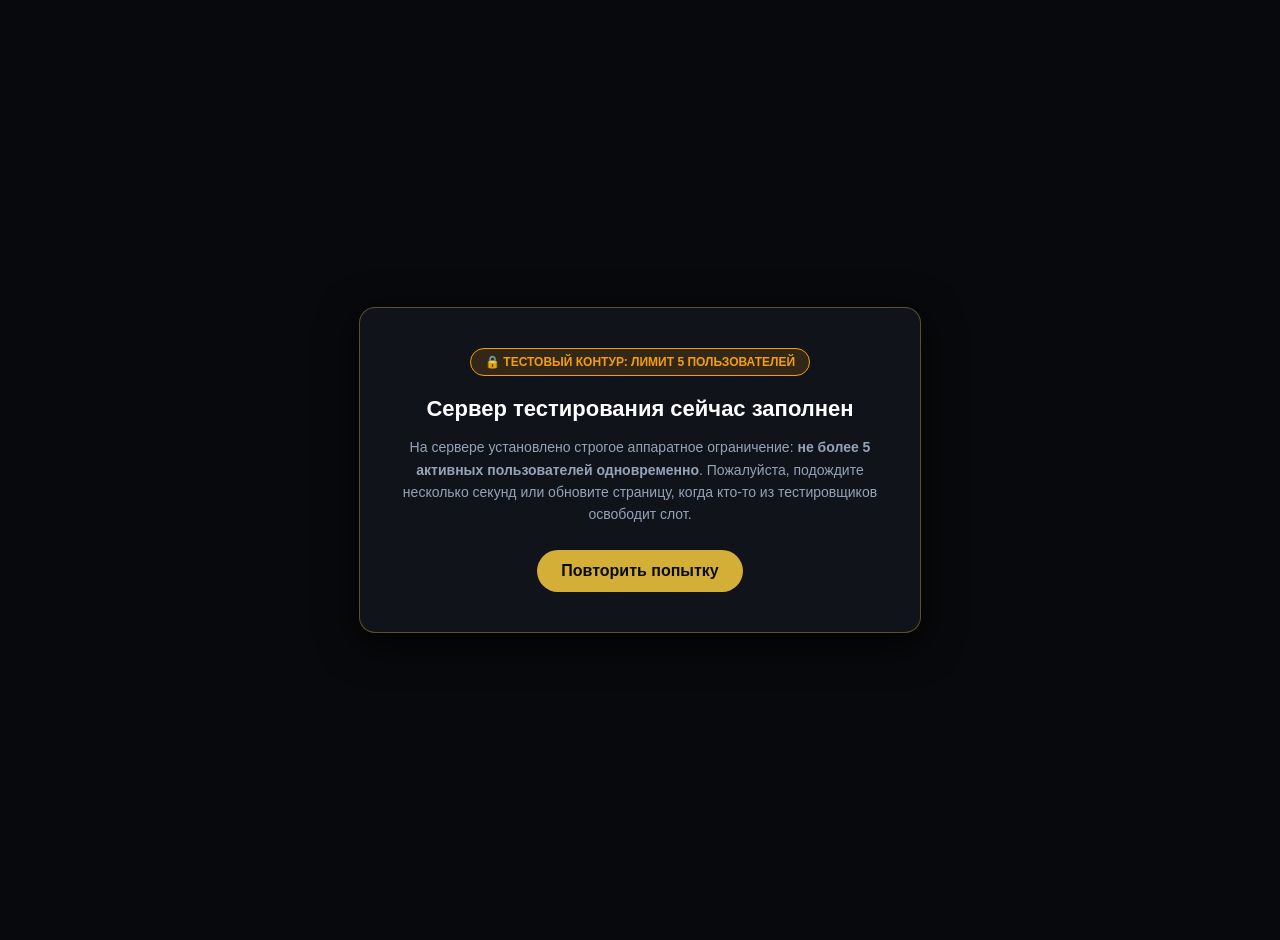
<file: temp_server/limit_exceeded.html>
<!DOCTYPE html>
<html lang="ru">
<head>
  <meta charset="UTF-8">
  <title>Лимит подключений | Клуб Резонанс</title>
  <style>
    body {
      background: #08090C;
      color: #E2E8F0;
      font-family: -apple-system, BlinkMacSystemFont, "Segoe UI", Roboto, sans-serif;
      display: flex;
      align-items: center;
      justify-content: center;
      height: 100vh;
      margin: 0;
      text-align: center;
      padding: 20px;
    }
    .card {
      background: #11131A;
      border: 1px solid rgba(212, 175, 55, 0.4);
      border-radius: 16px;
      padding: 40px;
      max-width: 480px;
      box-shadow: 0 10px 40px rgba(0,0,0,0.8);
    }
    .badge {
      display: inline-block;
      padding: 6px 14px;
      border-radius: 20px;
      background: rgba(245, 158, 11, 0.15);
      border: 1px solid #F59E0B;
      color: #F59E0B;
      font-size: 12px;
      font-weight: 700;
      margin-bottom: 20px;
    }
    h2 { color: #FFFFFF; margin: 0 0 14px 0; font-size: 22px; }
    p { color: #94A3B8; font-size: 14px; line-height: 1.6; margin: 0 0 24px 0; }
    .btn {
      display: inline-block;
      padding: 12px 24px;
      background: #D4AF37;
      color: #0A0B0E;
      font-weight: 700;
      text-decoration: none;
      border-radius: 30px;
      cursor: pointer;
    }
  </style>
</head>
<body>
  <div class="card">
    <div class="badge">🔒 ТЕСТОВЫЙ КОНТУР: ЛИМИТ 5 ПОЛЬЗОВАТЕЛЕЙ</div>
    <h2>Сервер тестирования сейчас заполнен</h2>
    <p>
      На сервере установлено строгое аппаратное ограничение: <strong>не более 5 активных пользователей одновременно</strong>.
      Пожалуйста, подождите несколько секунд или обновите страницу, когда кто-то из тестировщиков освободит слот.
    </p>
    <a href="/" class="btn" onclick="location.reload(); return false;">Повторить попытку</a>
  </div>
</body>
</html>
</file>
